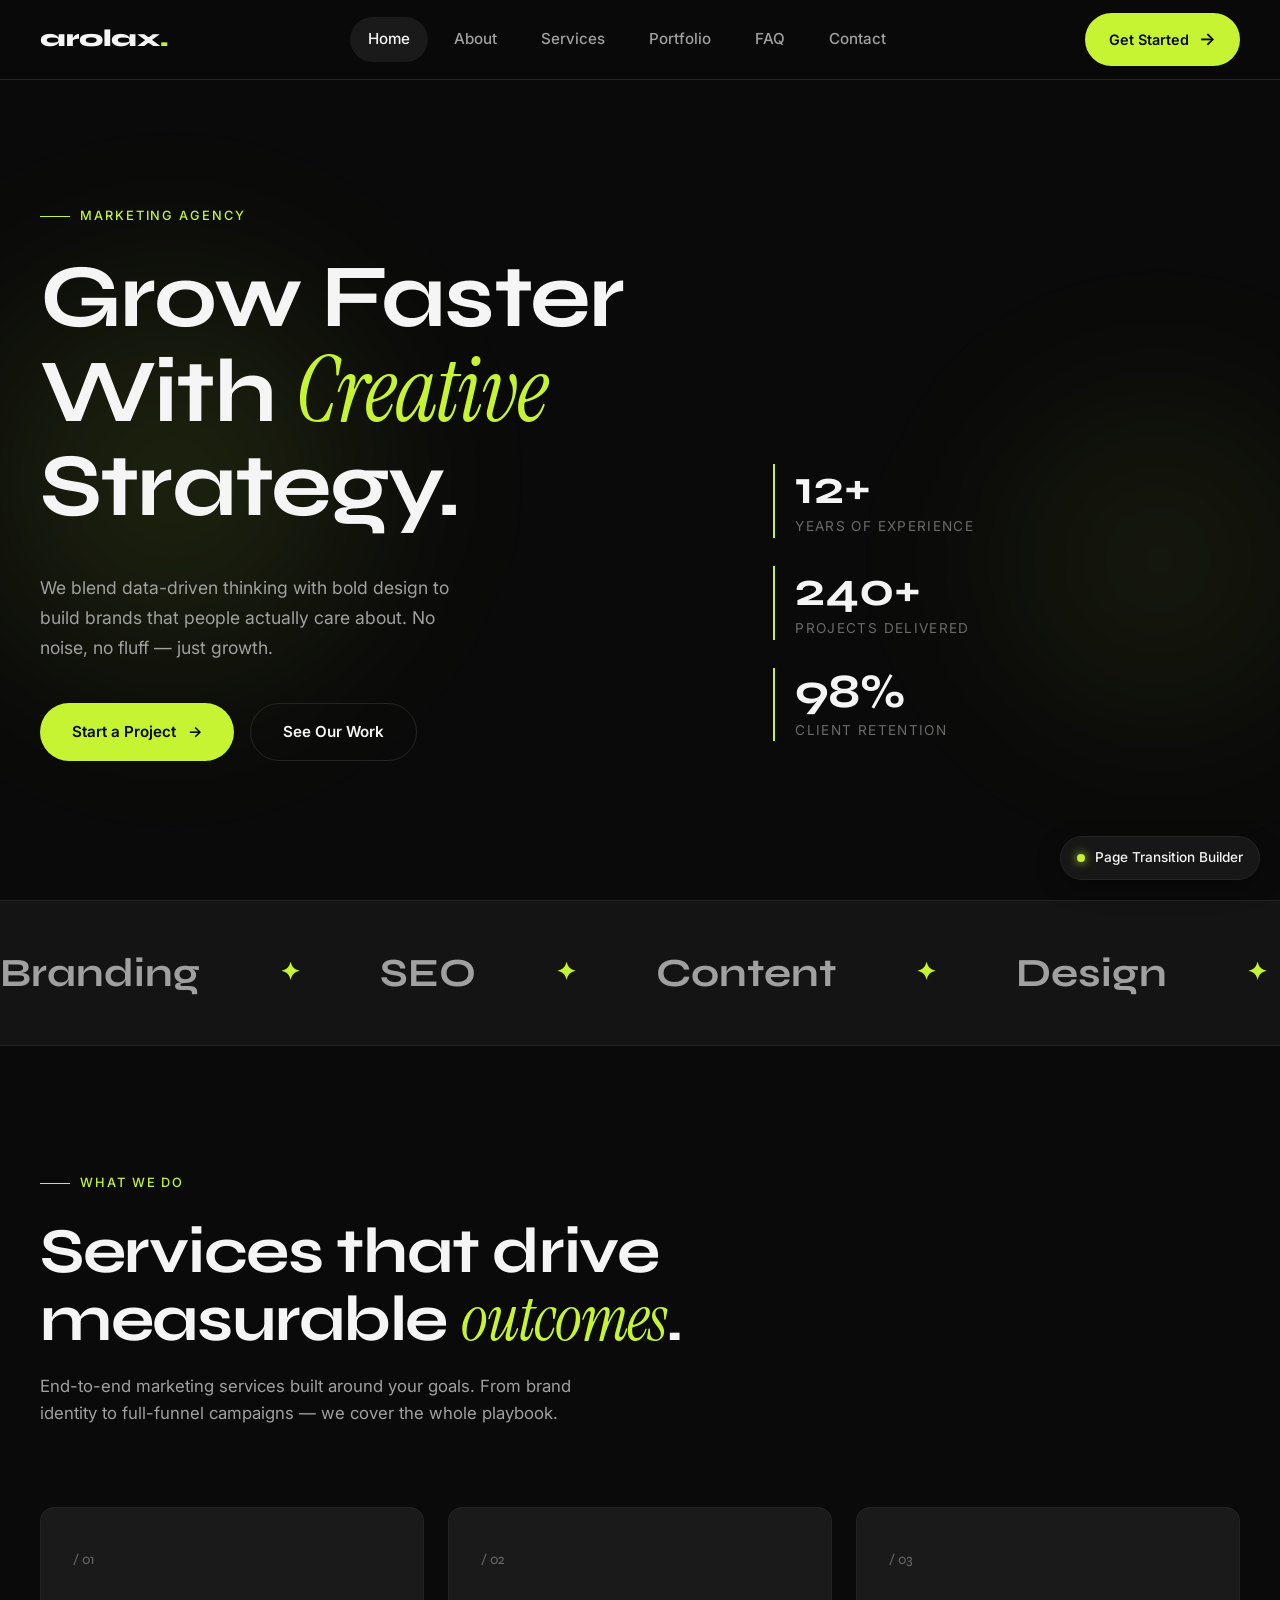
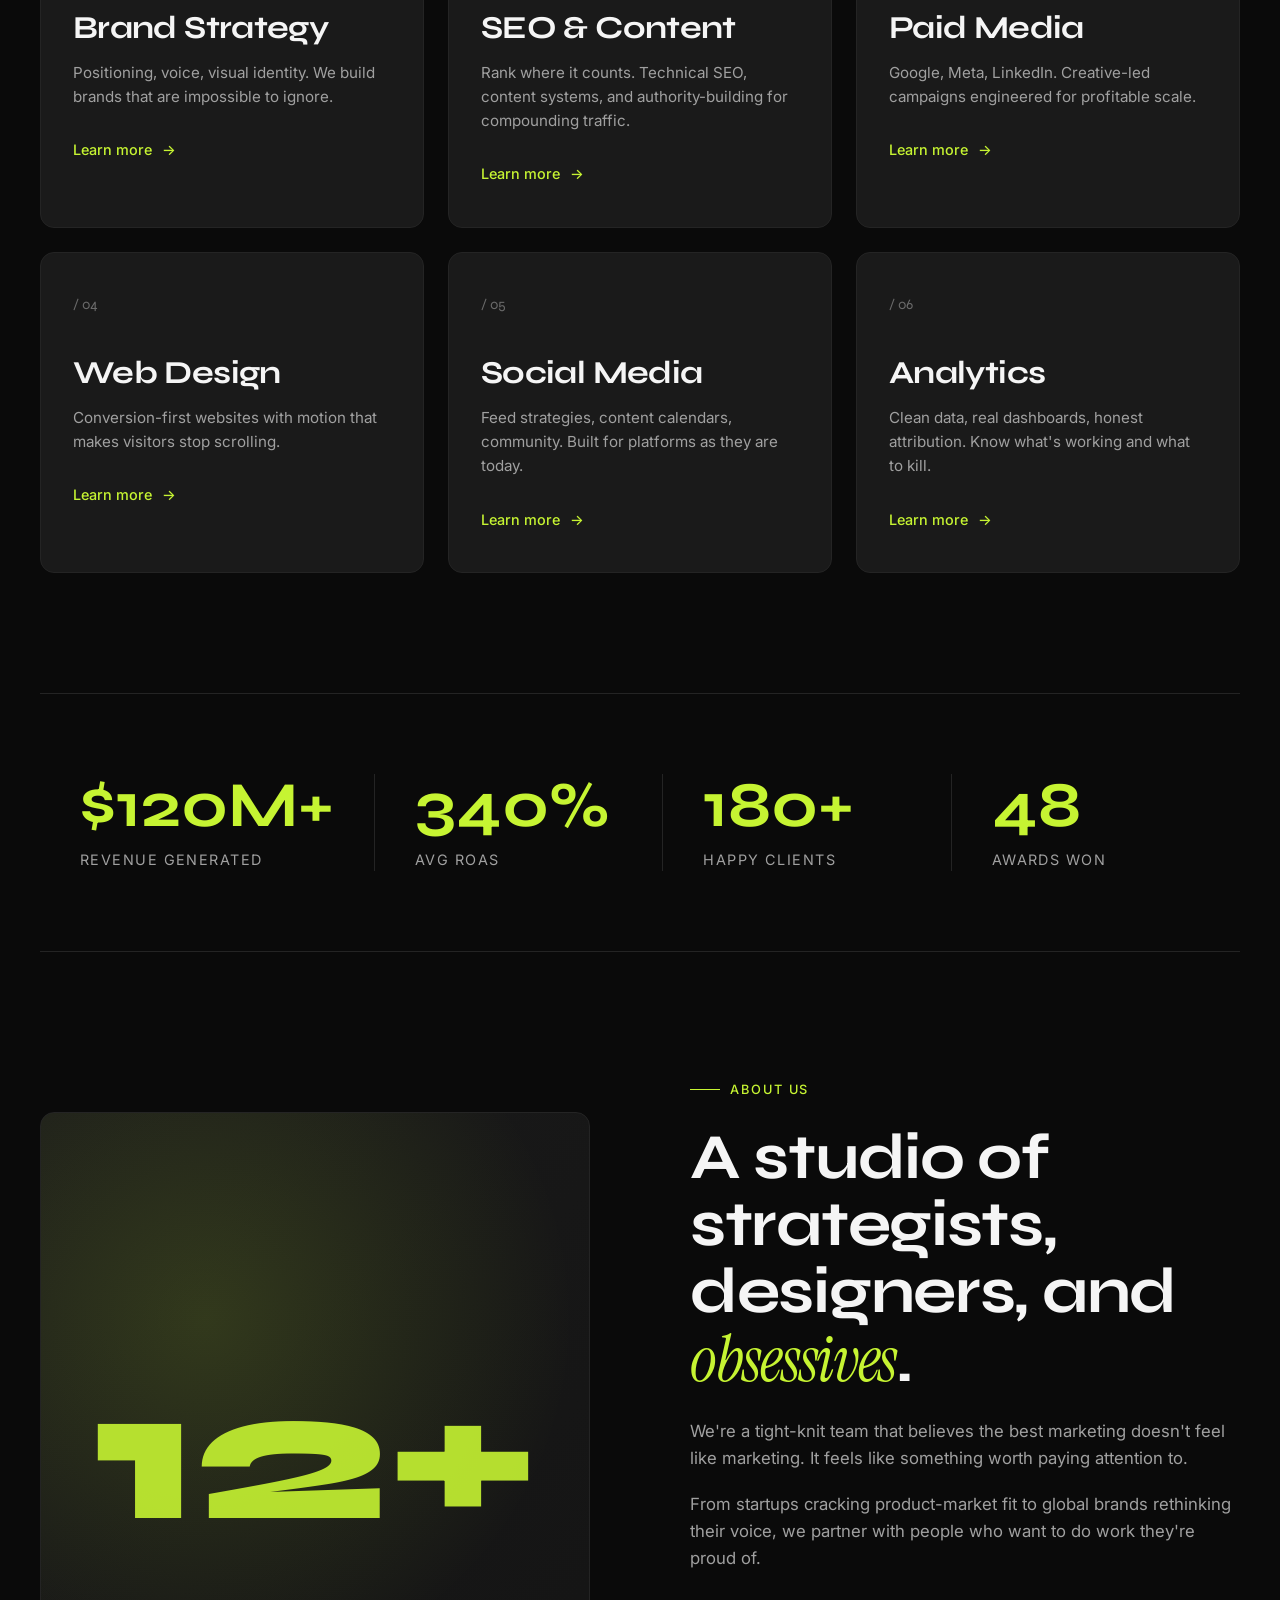
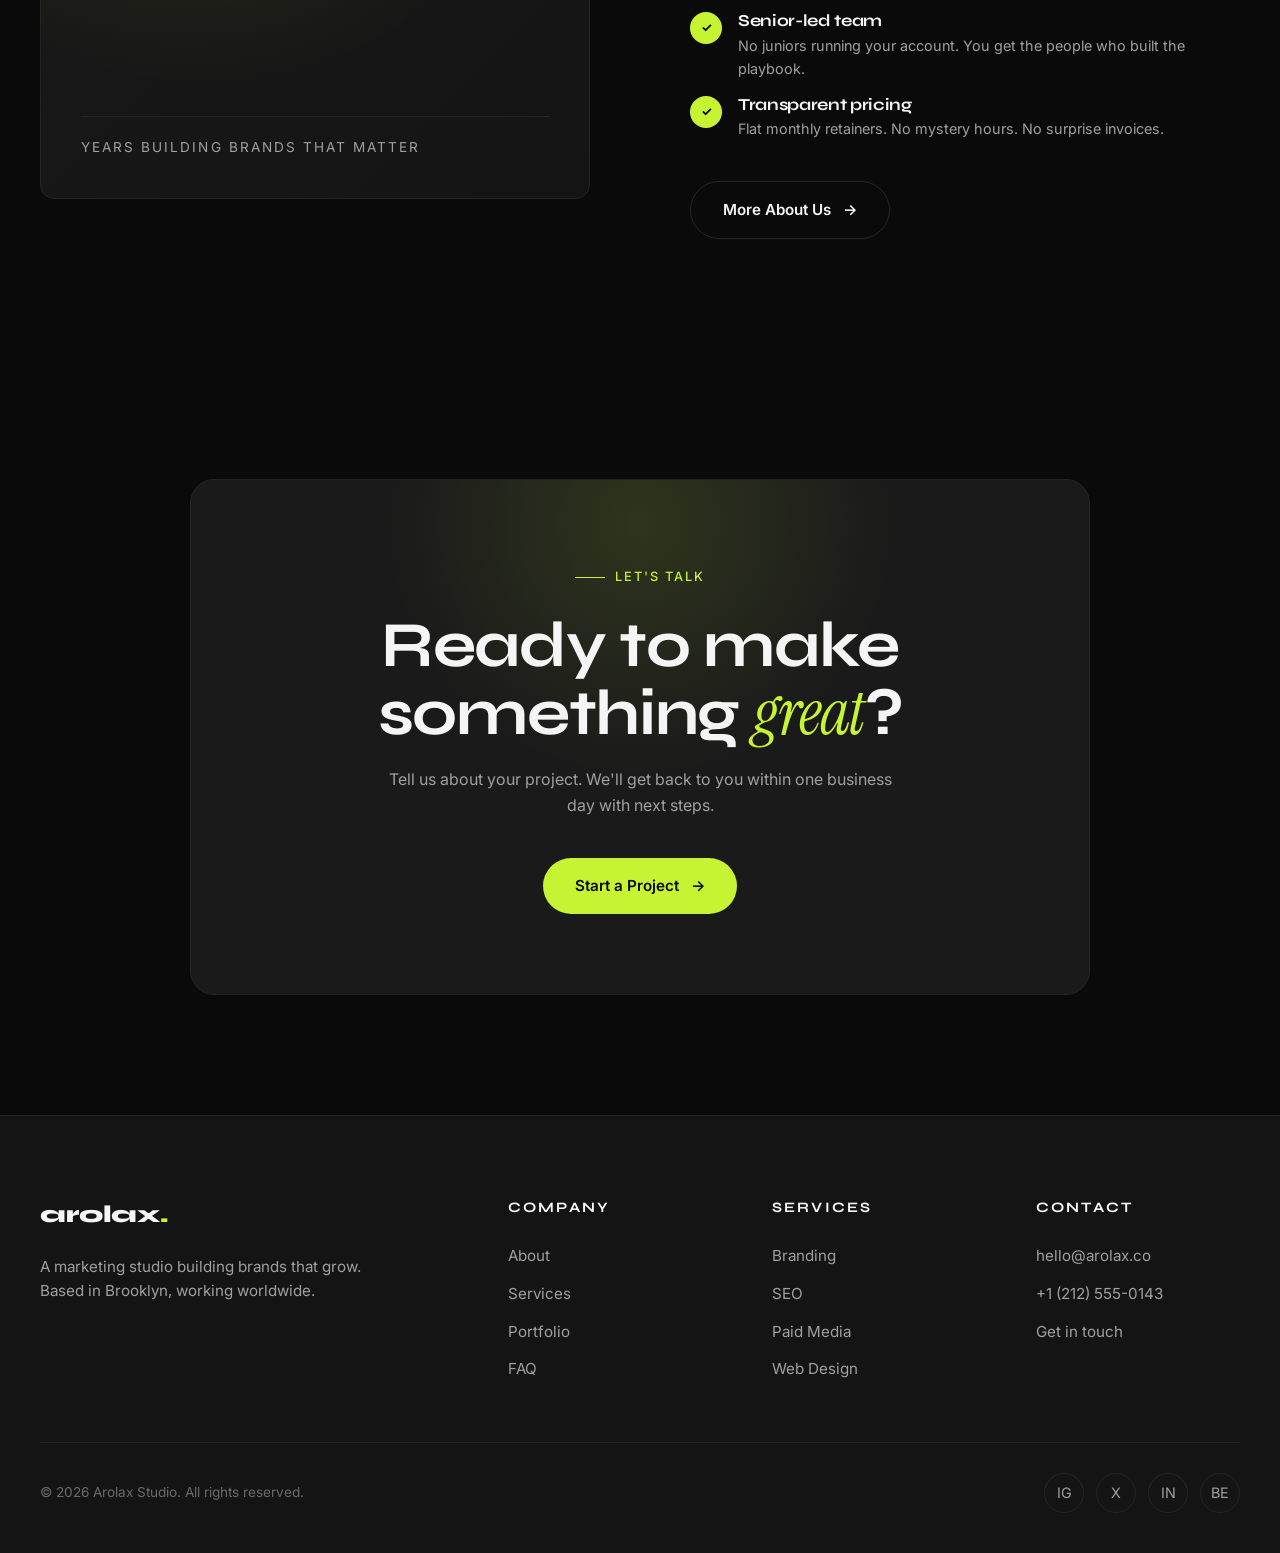
<file: index.html>
<!doctype html>
<html lang="en">
  <head>
    <meta charset="UTF-8" />
    <meta name="viewport" content="width=device-width, initial-scale=1.0" />
    <link rel="icon" type="image/png" href="favicon.png" />
    <title>Arolax — Marketing Agency</title>
    <link rel="preconnect" href="https://fonts.googleapis.com" />
    <link rel="preconnect" href="https://fonts.gstatic.com" crossorigin />
    <link
      href="https://fonts.googleapis.com/css2?family=Inter:wght@400;500;600;700&family=Syne:wght@500;600;700;800&family=Instrument+Serif&display=swap"
      rel="stylesheet"
    />
    <link rel="stylesheet" href="css/style.css" />
  </head>
  <body>
    <!-- Navbar -->
    <nav class="navbar">
      <div class="nav-inner">
        <a href="index.html" class="logo">arolax<span>.</span></a>
        <ul class="nav-links">
          <li><a href="index.html" class="active">Home</a></li>
          <li><a href="about.html">About</a></li>
          <li><a href="services.html">Services</a></li>
          <li><a href="portfolio.html">Portfolio</a></li>
          <li><a href="faq.html">FAQ</a></li>
          <li><a href="contact.html">Contact</a></li>
        </ul>
        <a href="contact.html" class="nav-cta">Get Started</a>
      </div>
    </nav>

    <!-- Hero -->
    <section class="hero">
      <div class="hero-bg"></div>
      <div class="container">
        <div class="hero-inner">
          <div>
            <span class="eyebrow">Marketing Agency</span>
            <h1 class="hero-title">
              Grow Faster With <em>Creative</em> Strategy.
            </h1>
            <p class="hero-subtitle">
              We blend data-driven thinking with bold design to build brands
              that people actually care about. No noise, no fluff — just growth.
            </p>
            <div class="hero-ctas">
              <a href="contact.html" class="btn btn-primary"
                >Start a Project <span class="btn-arrow">→</span></a
              >
              <a href="portfolio.html" class="btn btn-ghost">See Our Work</a>
            </div>
          </div>
          <div class="hero-meta">
            <div class="hero-stat">
              <div class="hero-stat-num">12+</div>
              <div class="hero-stat-label">Years of Experience</div>
            </div>
            <div class="hero-stat">
              <div class="hero-stat-num">240+</div>
              <div class="hero-stat-label">Projects Delivered</div>
            </div>
            <div class="hero-stat">
              <div class="hero-stat-num">98%</div>
              <div class="hero-stat-label">Client Retention</div>
            </div>
          </div>
        </div>
      </div>
    </section>

    <!-- Marquee -->
    <div class="marquee">
      <div class="marquee-track">
        <div class="marquee-item">Branding</div>
        <div class="marquee-item">SEO</div>
        <div class="marquee-item">Content</div>
        <div class="marquee-item">Design</div>
        <div class="marquee-item">Strategy</div>
        <div class="marquee-item">Growth</div>
        <div class="marquee-item">Branding</div>
        <div class="marquee-item">SEO</div>
        <div class="marquee-item">Content</div>
        <div class="marquee-item">Design</div>
        <div class="marquee-item">Strategy</div>
        <div class="marquee-item">Growth</div>
      </div>
    </div>

    <!-- Services -->
    <section>
      <div class="container">
        <div class="section-head">
          <span class="eyebrow">What We Do</span>
          <h2>
            Services that drive measurable
            <em
              style="
                font-family: &quot;Instrument Serif&quot;, serif;
                font-style: italic;
                color: var(--accent);
                font-weight: 400;
              "
              >outcomes</em
            >.
          </h2>
          <p>
            End-to-end marketing services built around your goals. From brand
            identity to full-funnel campaigns — we cover the whole playbook.
          </p>
        </div>
        <div class="services-grid">
          <div class="service-card">
            <span class="num">/ 01</span>
            <h3>Brand Strategy</h3>
            <p>
              Positioning, voice, visual identity. We build brands that are
              impossible to ignore.
            </p>
            <a href="services.html" class="link">Learn more</a>
          </div>
          <div class="service-card">
            <span class="num">/ 02</span>
            <h3>SEO & Content</h3>
            <p>
              Rank where it counts. Technical SEO, content systems, and
              authority-building for compounding traffic.
            </p>
            <a href="services.html" class="link">Learn more</a>
          </div>
          <div class="service-card">
            <span class="num">/ 03</span>
            <h3>Paid Media</h3>
            <p>
              Google, Meta, LinkedIn. Creative-led campaigns engineered for
              profitable scale.
            </p>
            <a href="services.html" class="link">Learn more</a>
          </div>
          <div class="service-card">
            <span class="num">/ 04</span>
            <h3>Web Design</h3>
            <p>
              Conversion-first websites with motion that makes visitors stop
              scrolling.
            </p>
            <a href="services.html" class="link">Learn more</a>
          </div>
          <div class="service-card">
            <span class="num">/ 05</span>
            <h3>Social Media</h3>
            <p>
              Feed strategies, content calendars, community. Built for platforms
              as they are today.
            </p>
            <a href="services.html" class="link">Learn more</a>
          </div>
          <div class="service-card">
            <span class="num">/ 06</span>
            <h3>Analytics</h3>
            <p>
              Clean data, real dashboards, honest attribution. Know what's
              working and what to kill.
            </p>
            <a href="services.html" class="link">Learn more</a>
          </div>
        </div>
      </div>
    </section>

    <!-- Stats band -->
    <div class="container">
      <div class="stats-band">
        <div class="stat">
          <div class="stat-num">$120M+</div>
          <div class="stat-label">Revenue Generated</div>
        </div>
        <div class="stat">
          <div class="stat-num">340%</div>
          <div class="stat-label">Avg ROAS</div>
        </div>
        <div class="stat">
          <div class="stat-num">180+</div>
          <div class="stat-label">Happy Clients</div>
        </div>
        <div class="stat">
          <div class="stat-num">48</div>
          <div class="stat-label">Awards Won</div>
        </div>
      </div>
    </div>

    <!-- About preview -->
    <section>
      <div class="container">
        <div class="about-grid">
          <div class="about-visual">
            <div class="about-visual-num">12+</div>
            <div class="about-visual-label">
              Years Building Brands That Matter
            </div>
          </div>
          <div class="about-text">
            <span class="eyebrow">About Us</span>
            <h2>
              A studio of strategists, designers, and
              <em
                style="
                  font-family: &quot;Instrument Serif&quot;, serif;
                  font-style: italic;
                  color: var(--accent);
                  font-weight: 400;
                "
                >obsessives</em
              >.
            </h2>
            <p style="margin-top: 24px">
              We're a tight-knit team that believes the best marketing doesn't
              feel like marketing. It feels like something worth paying
              attention to.
            </p>
            <p>
              From startups cracking product-market fit to global brands
              rethinking their voice, we partner with people who want to do work
              they're proud of.
            </p>
            <div class="about-features">
              <div class="about-feature">
                <div class="about-feature-icon">✓</div>
                <div>
                  <h4>Senior-led team</h4>
                  <p>
                    No juniors running your account. You get the people who
                    built the playbook.
                  </p>
                </div>
              </div>
              <div class="about-feature">
                <div class="about-feature-icon">✓</div>
                <div>
                  <h4>Transparent pricing</h4>
                  <p>
                    Flat monthly retainers. No mystery hours. No surprise
                    invoices.
                  </p>
                </div>
              </div>
            </div>
            <a href="about.html" class="btn btn-ghost" style="margin-top: 40px"
              >More About Us <span class="btn-arrow">→</span></a
            >
          </div>
        </div>
      </div>
    </section>

    <!-- CTA band -->
    <div class="cta-band">
      <div class="container">
        <div class="cta-inner">
          <span class="eyebrow">Let's Talk</span>
          <h2>
            Ready to make something
            <em
              style="
                font-family: &quot;Instrument Serif&quot;, serif;
                font-style: italic;
                color: var(--accent);
                font-weight: 400;
              "
              >great</em
            >?
          </h2>
          <p>
            Tell us about your project. We'll get back to you within one
            business day with next steps.
          </p>
          <a href="contact.html" class="btn btn-primary"
            >Start a Project <span class="btn-arrow">→</span></a
          >
        </div>
      </div>
    </div>

    <!-- Footer -->
    <footer class="footer">
      <div class="container">
        <div class="footer-top">
          <div class="footer-brand">
            <a href="index.html" class="logo">arolax<span>.</span></a>
            <p>
              A marketing studio building brands that grow. Based in Brooklyn,
              working worldwide.
            </p>
          </div>
          <div class="footer-col">
            <h5>Company</h5>
            <ul>
              <li><a href="about.html">About</a></li>
              <li><a href="services.html">Services</a></li>
              <li><a href="portfolio.html">Portfolio</a></li>
              <li><a href="faq.html">FAQ</a></li>
            </ul>
          </div>
          <div class="footer-col">
            <h5>Services</h5>
            <ul>
              <li><a href="services.html">Branding</a></li>
              <li><a href="services.html">SEO</a></li>
              <li><a href="services.html">Paid Media</a></li>
              <li><a href="services.html">Web Design</a></li>
            </ul>
          </div>
          <div class="footer-col">
            <h5>Contact</h5>
            <ul>
              <li><a href="mailto:hello@arolax.co">hello@arolax.co</a></li>
              <li><a href="tel:+12125550143">+1 (212) 555-0143</a></li>
              <li><a href="contact.html">Get in touch</a></li>
            </ul>
          </div>
        </div>
        <div class="footer-bottom">
          <div>© 2026 Arolax Studio. All rights reserved.</div>
          <div class="socials">
            <a href="#">IG</a>
            <a href="#">X</a>
            <a href="#">IN</a>
            <a href="#">BE</a>
          </div>
        </div>
      </div>
    </footer>

    <script src="https://cdn.jsdelivr.net/npm/gsap@3.12.5/dist/gsap.min.js"></script>
    <script src="js/main.js"></script>
    <script src="js/transitions.js"></script>
  </body>
</html>
</file>
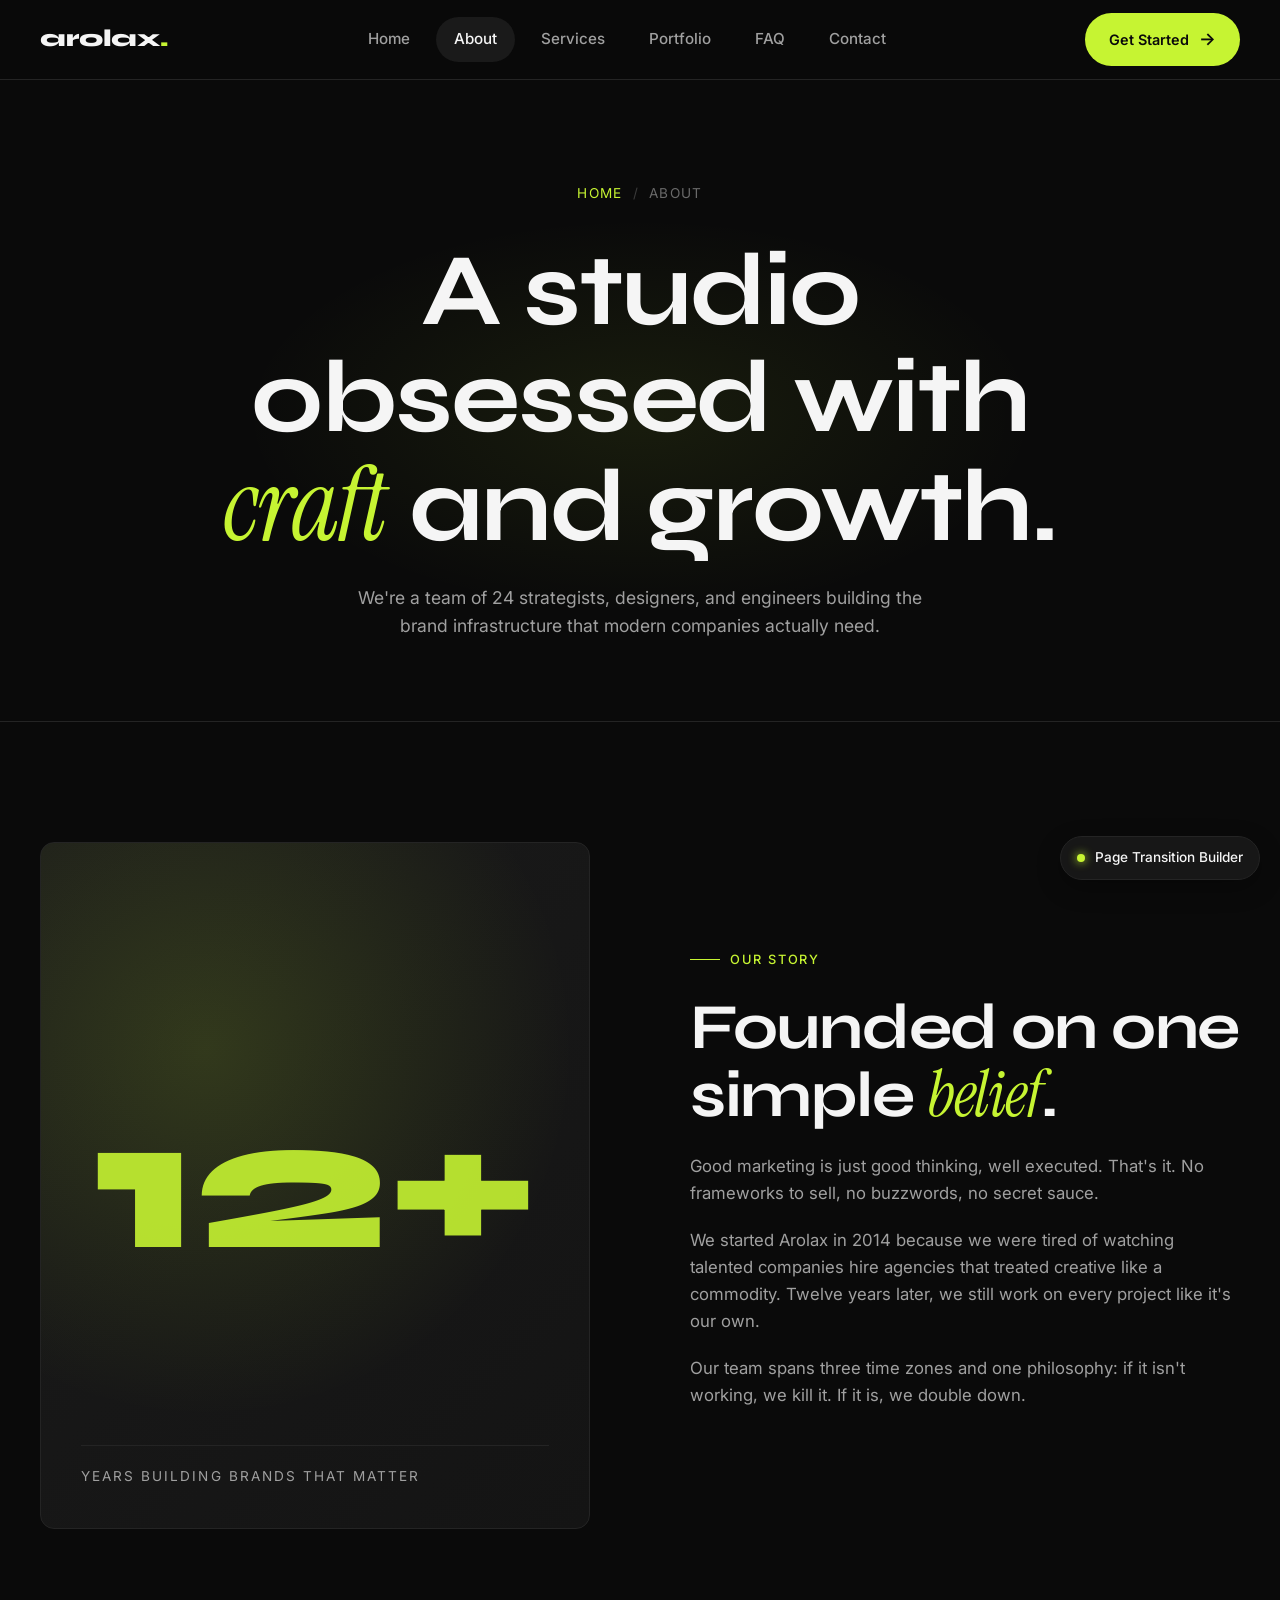
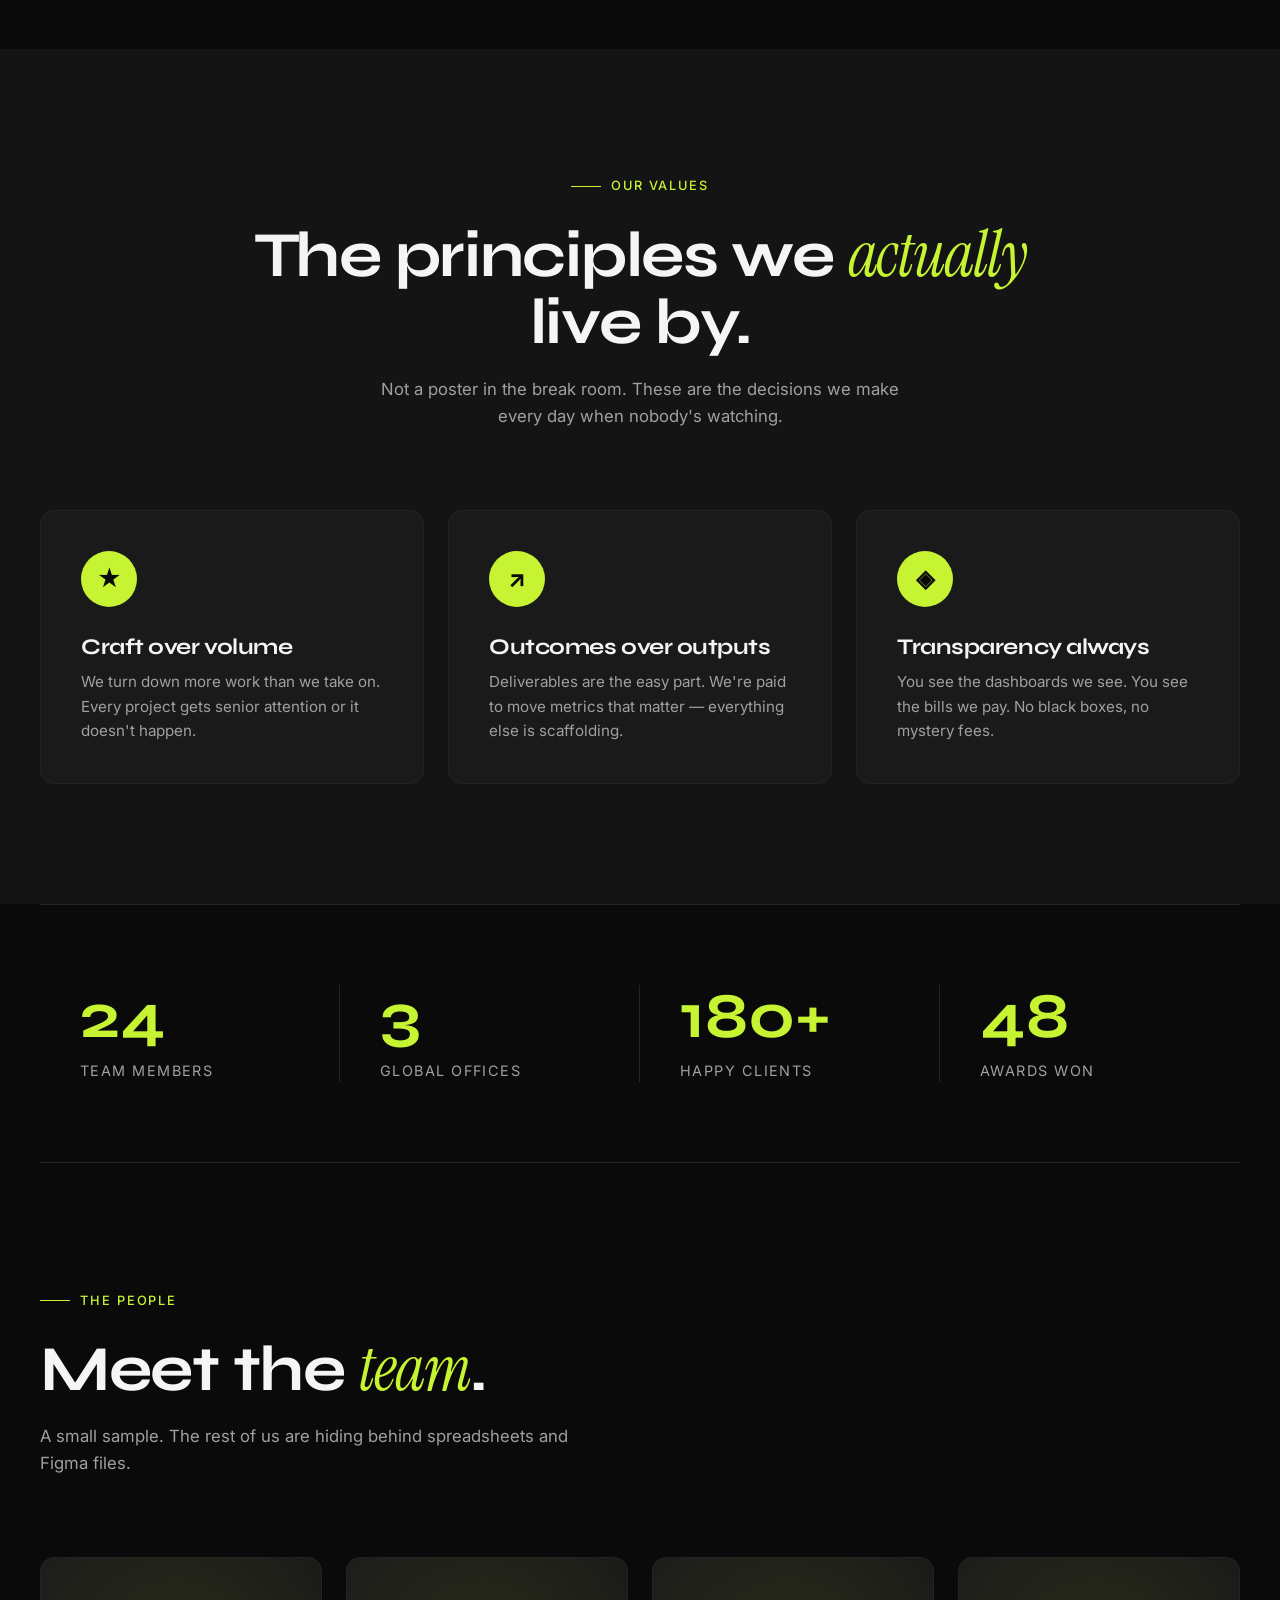
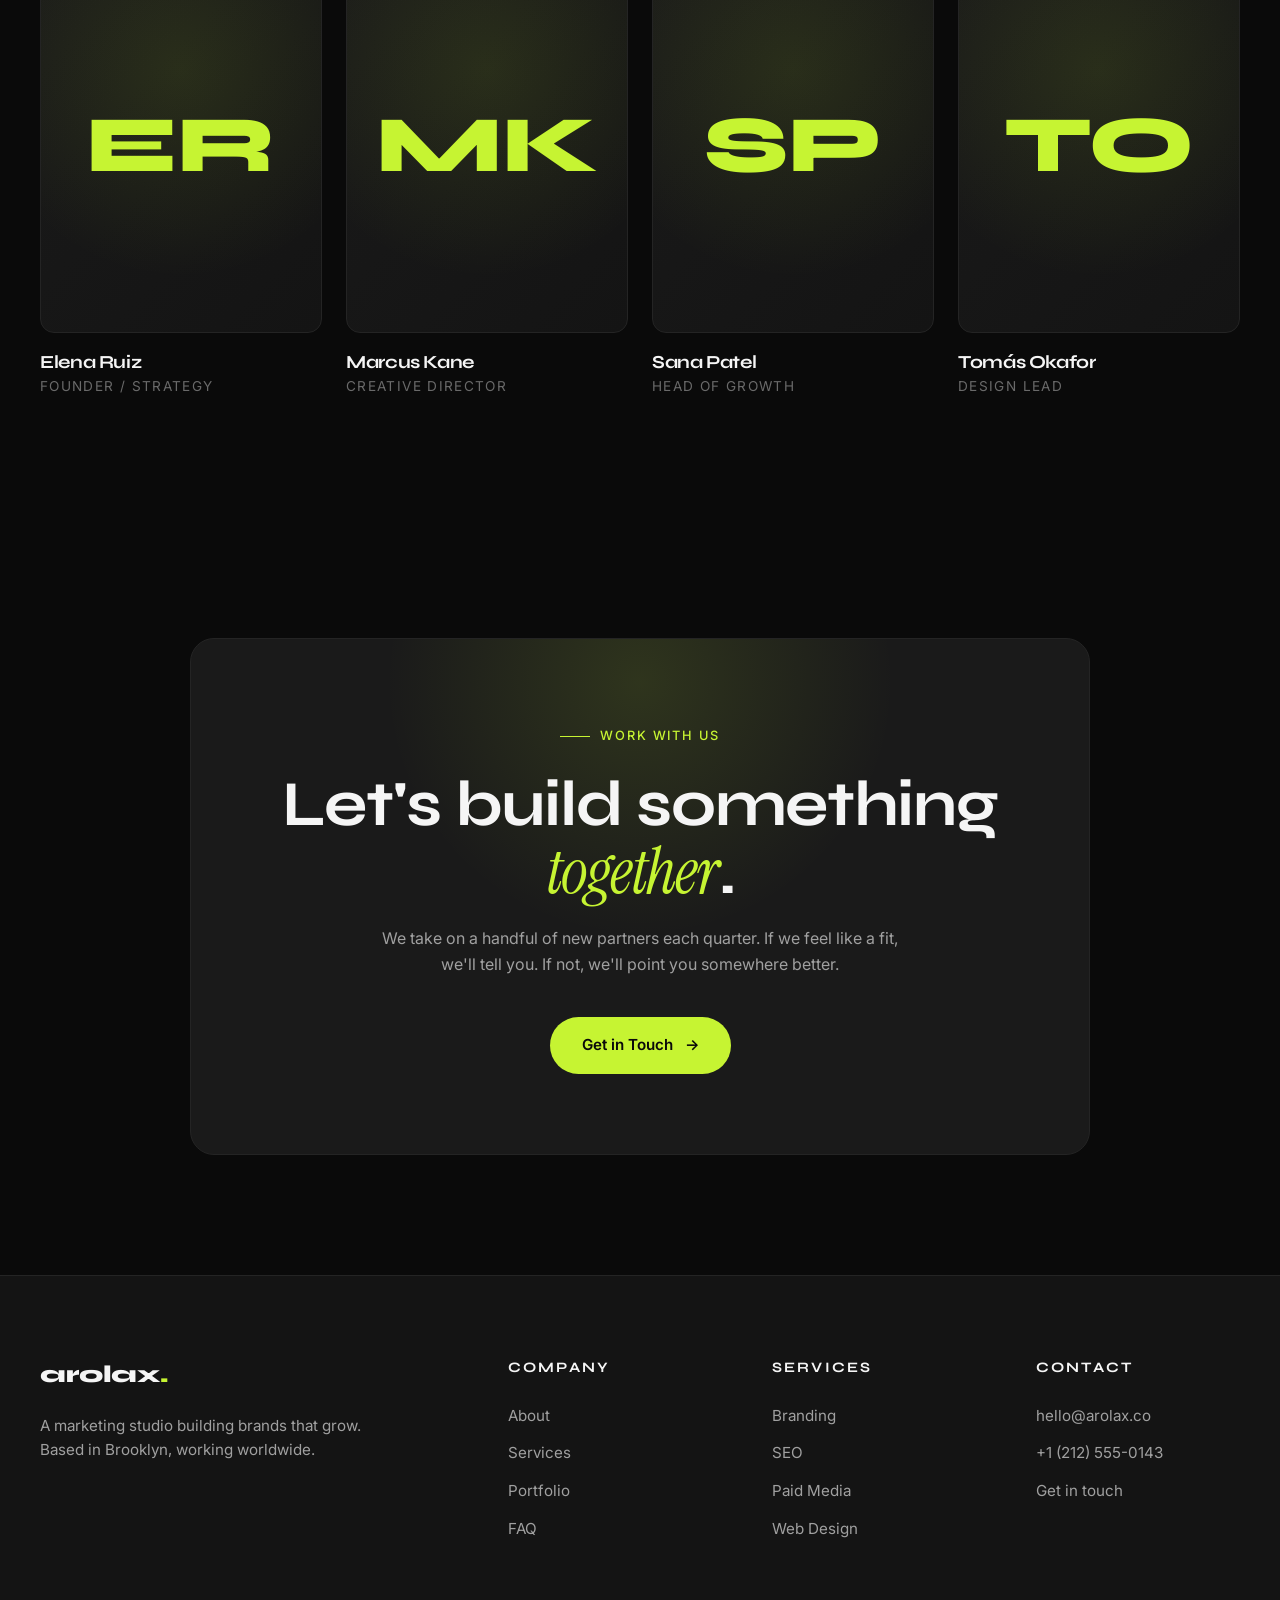
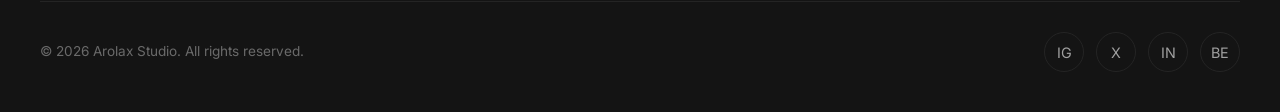
<file: about.html>
<!DOCTYPE html>
<html lang="en">
<head>
    <meta charset="UTF-8">
    <meta name="viewport" content="width=device-width, initial-scale=1.0">
    <link rel="icon" type="image/png" href="favicon.png">
    <title>About — Arolax</title>
    <link rel="preconnect" href="https://fonts.googleapis.com">
    <link rel="preconnect" href="https://fonts.gstatic.com" crossorigin>
    <link href="https://fonts.googleapis.com/css2?family=Inter:wght@400;500;600;700&family=Syne:wght@500;600;700;800&family=Instrument+Serif&display=swap" rel="stylesheet">
    <link rel="stylesheet" href="css/style.css">
</head>
<body>

    <nav class="navbar">
        <div class="nav-inner">
            <a href="index.html" class="logo">arolax<span>.</span></a>
            <ul class="nav-links">
                <li><a href="index.html">Home</a></li>
                <li><a href="about.html" class="active">About</a></li>
                <li><a href="services.html">Services</a></li>
                <li><a href="portfolio.html">Portfolio</a></li>
                <li><a href="faq.html">FAQ</a></li>
                <li><a href="contact.html">Contact</a></li>
            </ul>
            <a href="contact.html" class="nav-cta">Get Started</a>
        </div>
    </nav>

    <!-- Page hero -->
    <section class="page-hero">
        <div class="container">
            <div class="page-hero-inner">
                <div class="breadcrumb"><a href="index.html">Home</a><span class="sep">/</span><span>About</span></div>
                <h1>A studio obsessed with <em>craft</em> and growth.</h1>
                <p>We're a team of 24 strategists, designers, and engineers building the brand infrastructure that modern companies actually need.</p>
            </div>
        </div>
    </section>

    <!-- About grid -->
    <section>
        <div class="container">
            <div class="about-grid">
                <div class="about-visual">
                    <div class="about-visual-num">12+</div>
                    <div class="about-visual-label">Years Building Brands That Matter</div>
                </div>
                <div class="about-text">
                    <span class="eyebrow">Our Story</span>
                    <h2>Founded on one simple <em style="font-family:'Instrument Serif',serif;font-style:italic;color:var(--accent);font-weight:400;">belief</em>.</h2>
                    <p style="margin-top:24px;">Good marketing is just good thinking, well executed. That's it. No frameworks to sell, no buzzwords, no secret sauce.</p>
                    <p>We started Arolax in 2014 because we were tired of watching talented companies hire agencies that treated creative like a commodity. Twelve years later, we still work on every project like it's our own.</p>
                    <p>Our team spans three time zones and one philosophy: if it isn't working, we kill it. If it is, we double down.</p>
                </div>
            </div>
        </div>
    </section>

    <!-- Values -->
    <section style="background:var(--bg-alt);">
        <div class="container">
            <div class="section-head center">
                <span class="eyebrow">Our Values</span>
                <h2>The principles we <em style="font-family:'Instrument Serif',serif;font-style:italic;color:var(--accent);font-weight:400;">actually</em> live by.</h2>
                <p>Not a poster in the break room. These are the decisions we make every day when nobody's watching.</p>
            </div>
            <div class="values-grid">
                <div class="value-card">
                    <div class="value-icon">★</div>
                    <h3>Craft over volume</h3>
                    <p>We turn down more work than we take on. Every project gets senior attention or it doesn't happen.</p>
                </div>
                <div class="value-card">
                    <div class="value-icon">↗</div>
                    <h3>Outcomes over outputs</h3>
                    <p>Deliverables are the easy part. We're paid to move metrics that matter — everything else is scaffolding.</p>
                </div>
                <div class="value-card">
                    <div class="value-icon">◈</div>
                    <h3>Transparency always</h3>
                    <p>You see the dashboards we see. You see the bills we pay. No black boxes, no mystery fees.</p>
                </div>
            </div>
        </div>
    </section>

    <!-- Stats band -->
    <div class="container">
        <div class="stats-band">
            <div class="stat"><div class="stat-num">24</div><div class="stat-label">Team Members</div></div>
            <div class="stat"><div class="stat-num">3</div><div class="stat-label">Global Offices</div></div>
            <div class="stat"><div class="stat-num">180+</div><div class="stat-label">Happy Clients</div></div>
            <div class="stat"><div class="stat-num">48</div><div class="stat-label">Awards Won</div></div>
        </div>
    </div>

    <!-- Team -->
    <section>
        <div class="container">
            <div class="section-head">
                <span class="eyebrow">The People</span>
                <h2>Meet the <em style="font-family:'Instrument Serif',serif;font-style:italic;color:var(--accent);font-weight:400;">team</em>.</h2>
                <p>A small sample. The rest of us are hiding behind spreadsheets and Figma files.</p>
            </div>
            <div class="team-grid">
                <div class="team-card">
                    <div class="team-photo"><div class="team-photo-initial">ER</div></div>
                    <h4>Elena Ruiz</h4>
                    <div class="team-role">Founder / Strategy</div>
                </div>
                <div class="team-card">
                    <div class="team-photo"><div class="team-photo-initial">MK</div></div>
                    <h4>Marcus Kane</h4>
                    <div class="team-role">Creative Director</div>
                </div>
                <div class="team-card">
                    <div class="team-photo"><div class="team-photo-initial">SP</div></div>
                    <h4>Sana Patel</h4>
                    <div class="team-role">Head of Growth</div>
                </div>
                <div class="team-card">
                    <div class="team-photo"><div class="team-photo-initial">TO</div></div>
                    <h4>Tomás Okafor</h4>
                    <div class="team-role">Design Lead</div>
                </div>
            </div>
        </div>
    </section>

    <!-- CTA -->
    <div class="cta-band">
        <div class="container">
            <div class="cta-inner">
                <span class="eyebrow">Work With Us</span>
                <h2>Let's build something <em style="font-family:'Instrument Serif',serif;font-style:italic;color:var(--accent);font-weight:400;">together</em>.</h2>
                <p>We take on a handful of new partners each quarter. If we feel like a fit, we'll tell you. If not, we'll point you somewhere better.</p>
                <a href="contact.html" class="btn btn-primary">Get in Touch <span class="btn-arrow">→</span></a>
            </div>
        </div>
    </div>

    <footer class="footer">
        <div class="container">
            <div class="footer-top">
                <div class="footer-brand">
                    <a href="index.html" class="logo">arolax<span>.</span></a>
                    <p>A marketing studio building brands that grow. Based in Brooklyn, working worldwide.</p>
                </div>
                <div class="footer-col">
                    <h5>Company</h5>
                    <ul>
                        <li><a href="about.html">About</a></li>
                        <li><a href="services.html">Services</a></li>
                        <li><a href="portfolio.html">Portfolio</a></li>
                        <li><a href="faq.html">FAQ</a></li>
                    </ul>
                </div>
                <div class="footer-col">
                    <h5>Services</h5>
                    <ul>
                        <li><a href="services.html">Branding</a></li>
                        <li><a href="services.html">SEO</a></li>
                        <li><a href="services.html">Paid Media</a></li>
                        <li><a href="services.html">Web Design</a></li>
                    </ul>
                </div>
                <div class="footer-col">
                    <h5>Contact</h5>
                    <ul>
                        <li><a href="mailto:hello@arolax.co">hello@arolax.co</a></li>
                        <li><a href="tel:+12125550143">+1 (212) 555-0143</a></li>
                        <li><a href="contact.html">Get in touch</a></li>
                    </ul>
                </div>
            </div>
            <div class="footer-bottom">
                <div>© 2026 Arolax Studio. All rights reserved.</div>
                <div class="socials">
                    <a href="#">IG</a>
                    <a href="#">X</a>
                    <a href="#">IN</a>
                    <a href="#">BE</a>
                </div>
            </div>
        </div>
    </footer>

    <script src="https://cdn.jsdelivr.net/npm/gsap@3.12.5/dist/gsap.min.js"></script>
    <script src="js/main.js"></script>
    <script src="js/transitions.js"></script>
</body>
</html>
</file>
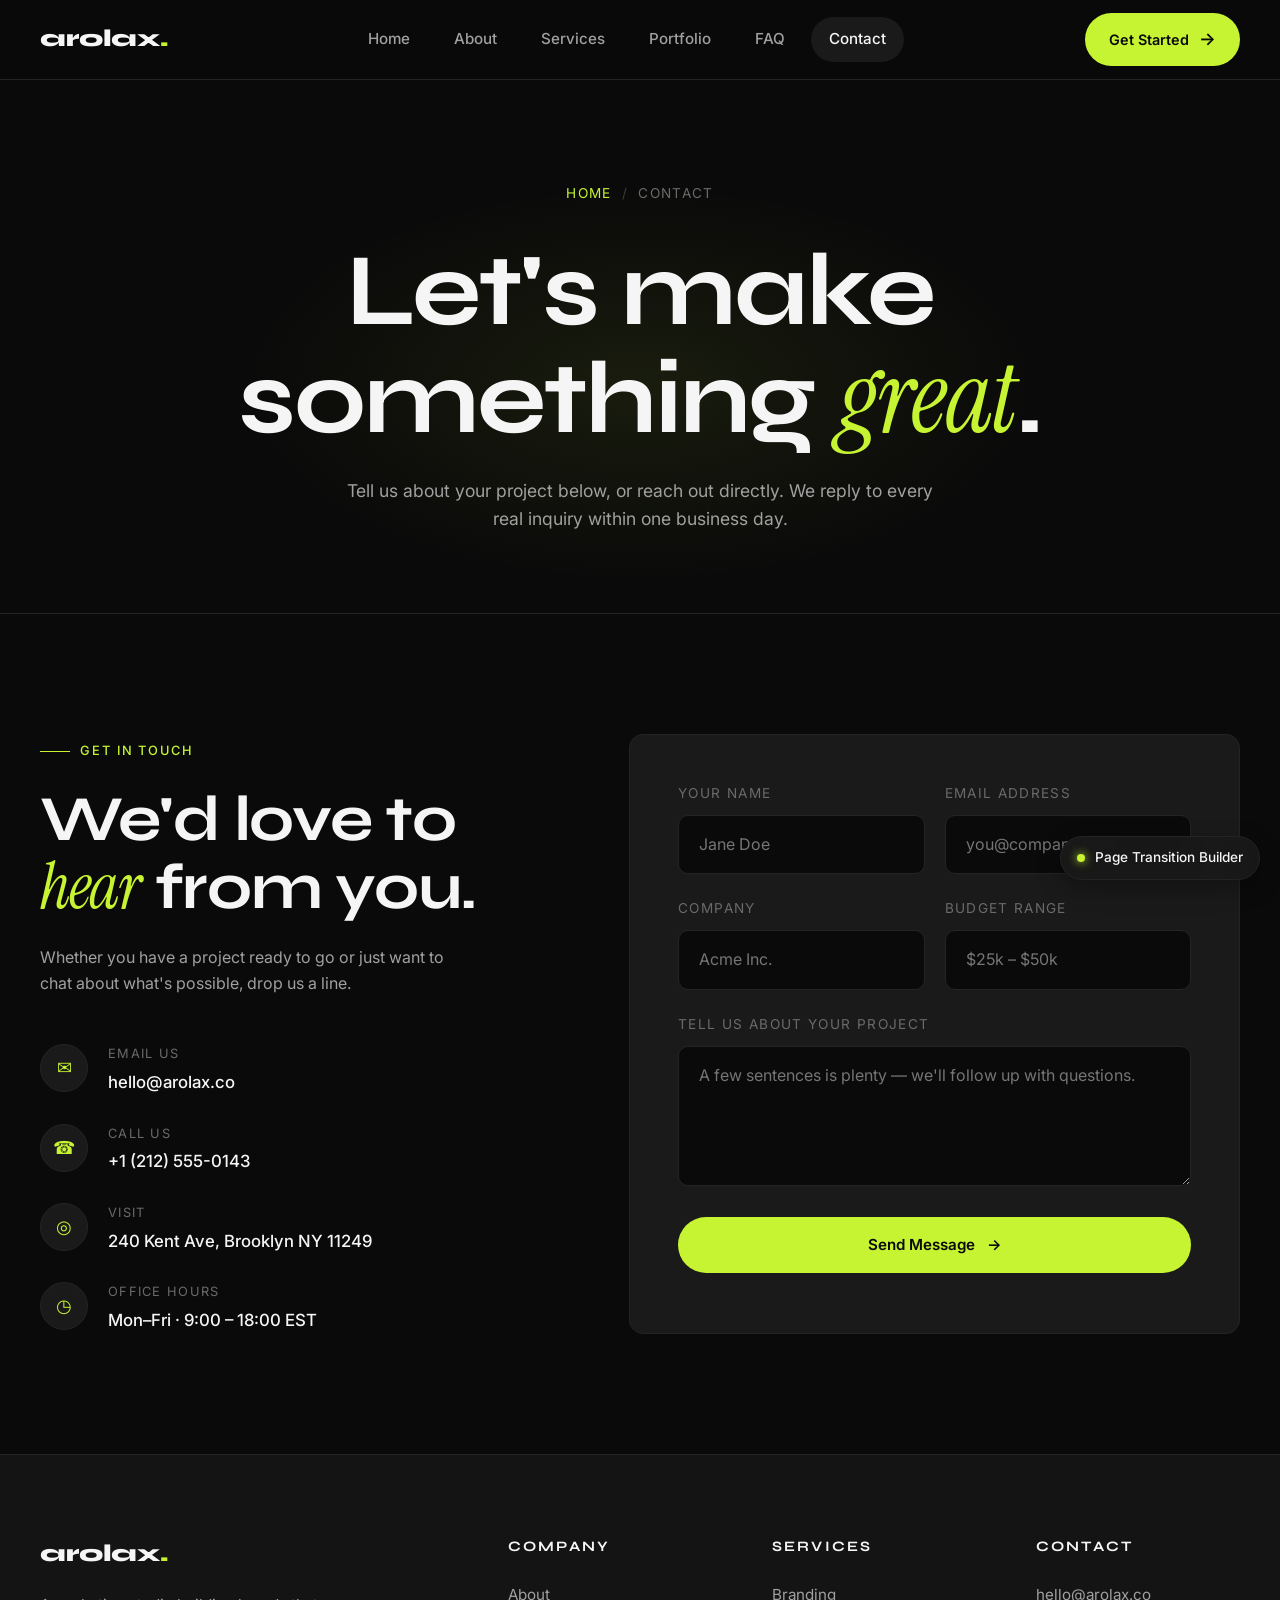
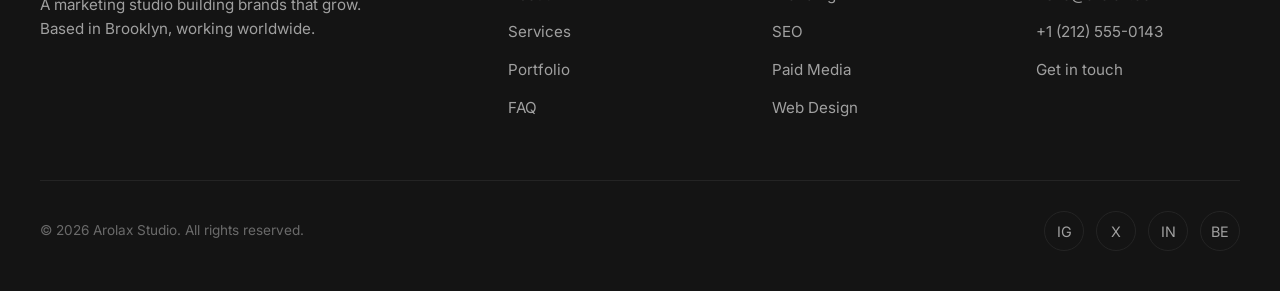
<file: contact.html>
<!DOCTYPE html>
<html lang="en">
<head>
    <meta charset="UTF-8">
    <meta name="viewport" content="width=device-width, initial-scale=1.0">
    <link rel="icon" type="image/png" href="favicon.png">
    <title>Contact — Arolax</title>
    <link rel="preconnect" href="https://fonts.googleapis.com">
    <link rel="preconnect" href="https://fonts.gstatic.com" crossorigin>
    <link href="https://fonts.googleapis.com/css2?family=Inter:wght@400;500;600;700&family=Syne:wght@500;600;700;800&family=Instrument+Serif&display=swap" rel="stylesheet">
    <link rel="stylesheet" href="css/style.css">
</head>
<body>

    <nav class="navbar">
        <div class="nav-inner">
            <a href="index.html" class="logo">arolax<span>.</span></a>
            <ul class="nav-links">
                <li><a href="index.html">Home</a></li>
                <li><a href="about.html">About</a></li>
                <li><a href="services.html">Services</a></li>
                <li><a href="portfolio.html">Portfolio</a></li>
                <li><a href="faq.html">FAQ</a></li>
                <li><a href="contact.html" class="active">Contact</a></li>
            </ul>
            <a href="contact.html" class="nav-cta">Get Started</a>
        </div>
    </nav>

    <section class="page-hero">
        <div class="container">
            <div class="page-hero-inner">
                <div class="breadcrumb"><a href="index.html">Home</a><span class="sep">/</span><span>Contact</span></div>
                <h1>Let's make something <em>great</em>.</h1>
                <p>Tell us about your project below, or reach out directly. We reply to every real inquiry within one business day.</p>
            </div>
        </div>
    </section>

    <!-- Contact -->
    <section>
        <div class="container">
            <div class="contact-grid">
                <div class="contact-info">
                    <span class="eyebrow">Get in Touch</span>
                    <h2>We'd love to <em style="font-family:'Instrument Serif',serif;font-style:italic;color:var(--accent);font-weight:400;">hear</em> from you.</h2>
                    <p>Whether you have a project ready to go or just want to chat about what's possible, drop us a line.</p>
                    <ul class="contact-list">
                        <li>
                            <div class="icon">✉</div>
                            <div>
                                <span class="label">Email us</span>
                                <span class="value">hello@arolax.co</span>
                            </div>
                        </li>
                        <li>
                            <div class="icon">☎</div>
                            <div>
                                <span class="label">Call us</span>
                                <span class="value">+1 (212) 555-0143</span>
                            </div>
                        </li>
                        <li>
                            <div class="icon">◎</div>
                            <div>
                                <span class="label">Visit</span>
                                <span class="value">240 Kent Ave, Brooklyn NY 11249</span>
                            </div>
                        </li>
                        <li>
                            <div class="icon">◷</div>
                            <div>
                                <span class="label">Office hours</span>
                                <span class="value">Mon–Fri · 9:00 – 18:00 EST</span>
                            </div>
                        </li>
                    </ul>
                </div>
                <form class="contact-form" onsubmit="event.preventDefault(); alert('Thanks — this is a demo form.');">
                    <div class="field-row">
                        <div class="field">
                            <label for="name">Your name</label>
                            <input type="text" id="name" placeholder="Jane Doe" required>
                        </div>
                        <div class="field">
                            <label for="email">Email address</label>
                            <input type="email" id="email" placeholder="you@company.com" required>
                        </div>
                    </div>
                    <div class="field-row">
                        <div class="field">
                            <label for="company">Company</label>
                            <input type="text" id="company" placeholder="Acme Inc.">
                        </div>
                        <div class="field">
                            <label for="budget">Budget range</label>
                            <input type="text" id="budget" placeholder="$25k – $50k">
                        </div>
                    </div>
                    <div class="field">
                        <label for="message">Tell us about your project</label>
                        <textarea id="message" placeholder="A few sentences is plenty — we'll follow up with questions." required></textarea>
                    </div>
                    <button type="submit" class="btn btn-primary" style="width:100%; justify-content:center;">Send Message <span class="btn-arrow">→</span></button>
                </form>
            </div>
        </div>
    </section>

    <footer class="footer">
        <div class="container">
            <div class="footer-top">
                <div class="footer-brand">
                    <a href="index.html" class="logo">arolax<span>.</span></a>
                    <p>A marketing studio building brands that grow. Based in Brooklyn, working worldwide.</p>
                </div>
                <div class="footer-col">
                    <h5>Company</h5>
                    <ul>
                        <li><a href="about.html">About</a></li>
                        <li><a href="services.html">Services</a></li>
                        <li><a href="portfolio.html">Portfolio</a></li>
                        <li><a href="faq.html">FAQ</a></li>
                    </ul>
                </div>
                <div class="footer-col">
                    <h5>Services</h5>
                    <ul>
                        <li><a href="services.html">Branding</a></li>
                        <li><a href="services.html">SEO</a></li>
                        <li><a href="services.html">Paid Media</a></li>
                        <li><a href="services.html">Web Design</a></li>
                    </ul>
                </div>
                <div class="footer-col">
                    <h5>Contact</h5>
                    <ul>
                        <li><a href="mailto:hello@arolax.co">hello@arolax.co</a></li>
                        <li><a href="tel:+12125550143">+1 (212) 555-0143</a></li>
                        <li><a href="contact.html">Get in touch</a></li>
                    </ul>
                </div>
            </div>
            <div class="footer-bottom">
                <div>© 2026 Arolax Studio. All rights reserved.</div>
                <div class="socials">
                    <a href="#">IG</a>
                    <a href="#">X</a>
                    <a href="#">IN</a>
                    <a href="#">BE</a>
                </div>
            </div>
        </div>
    </footer>

    <script src="https://cdn.jsdelivr.net/npm/gsap@3.12.5/dist/gsap.min.js"></script>
    <script src="js/main.js"></script>
    <script src="js/transitions.js"></script>
</body>
</html>
</file>
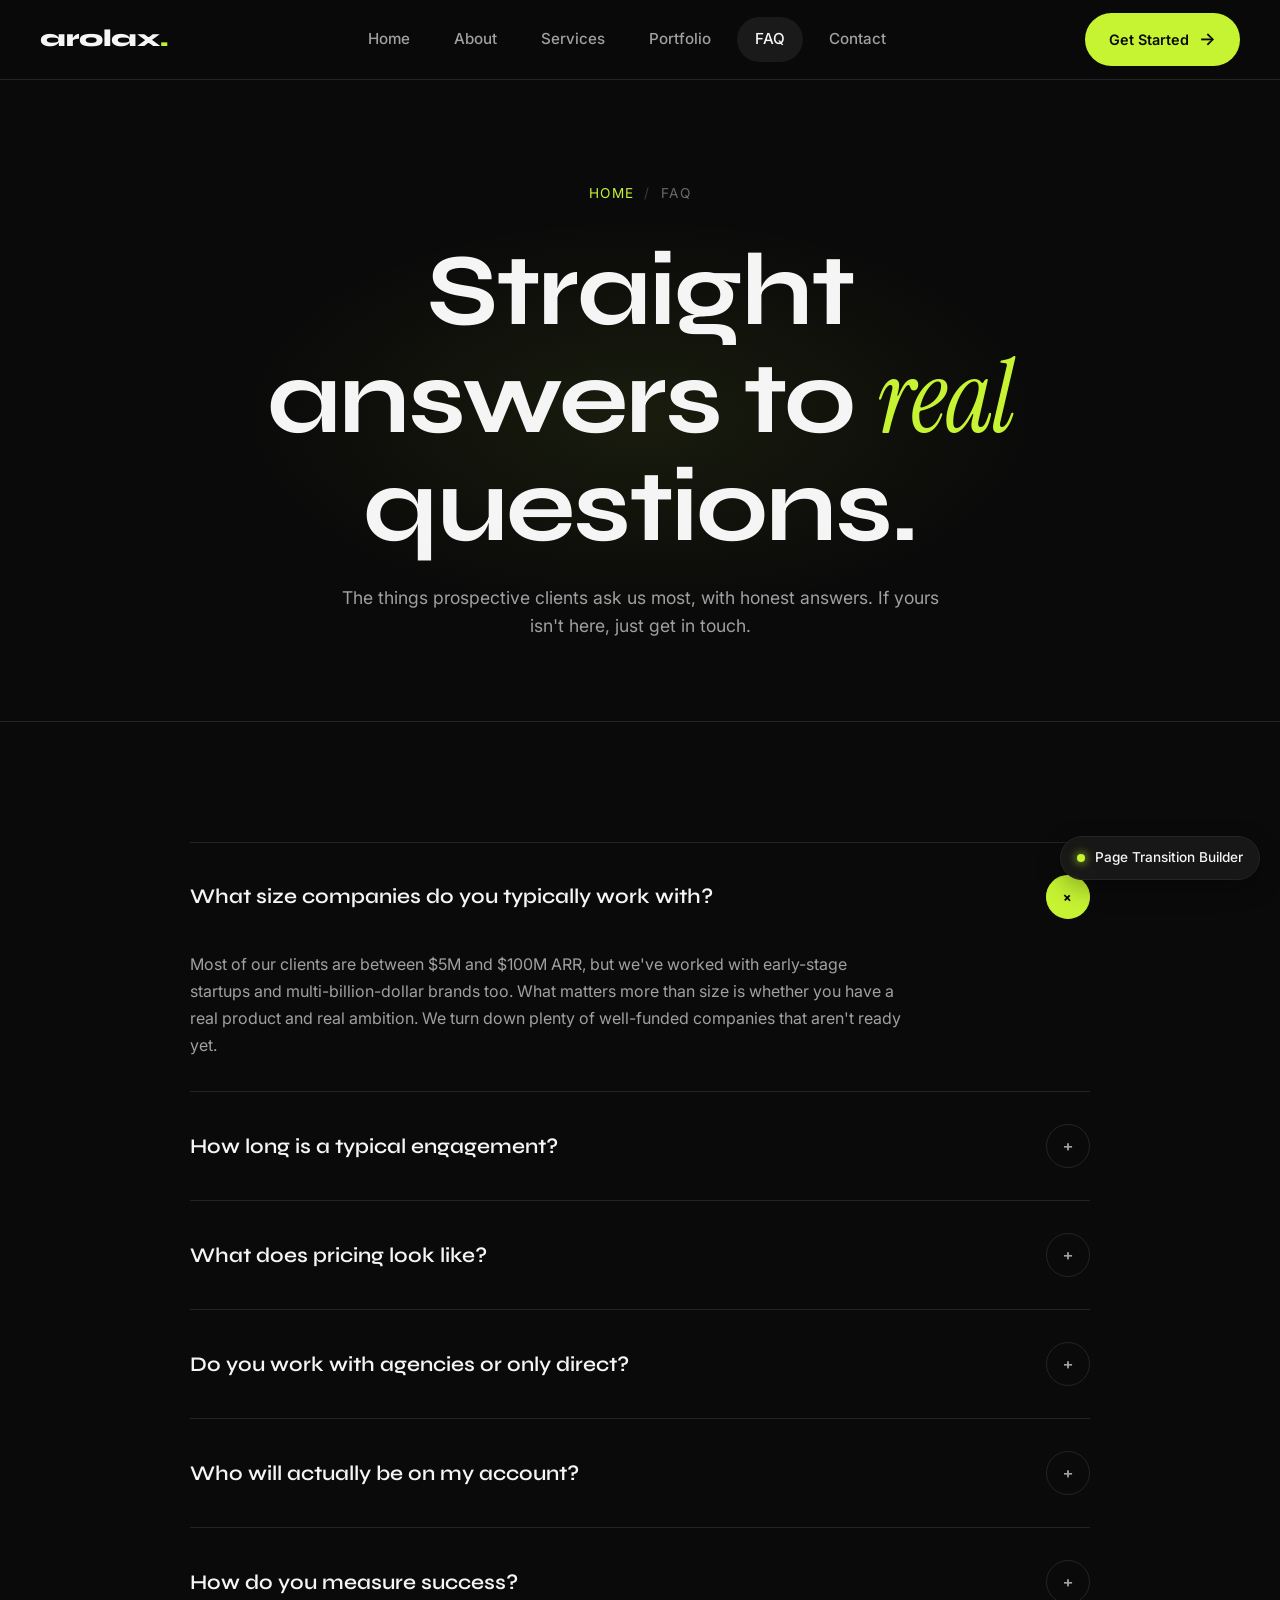
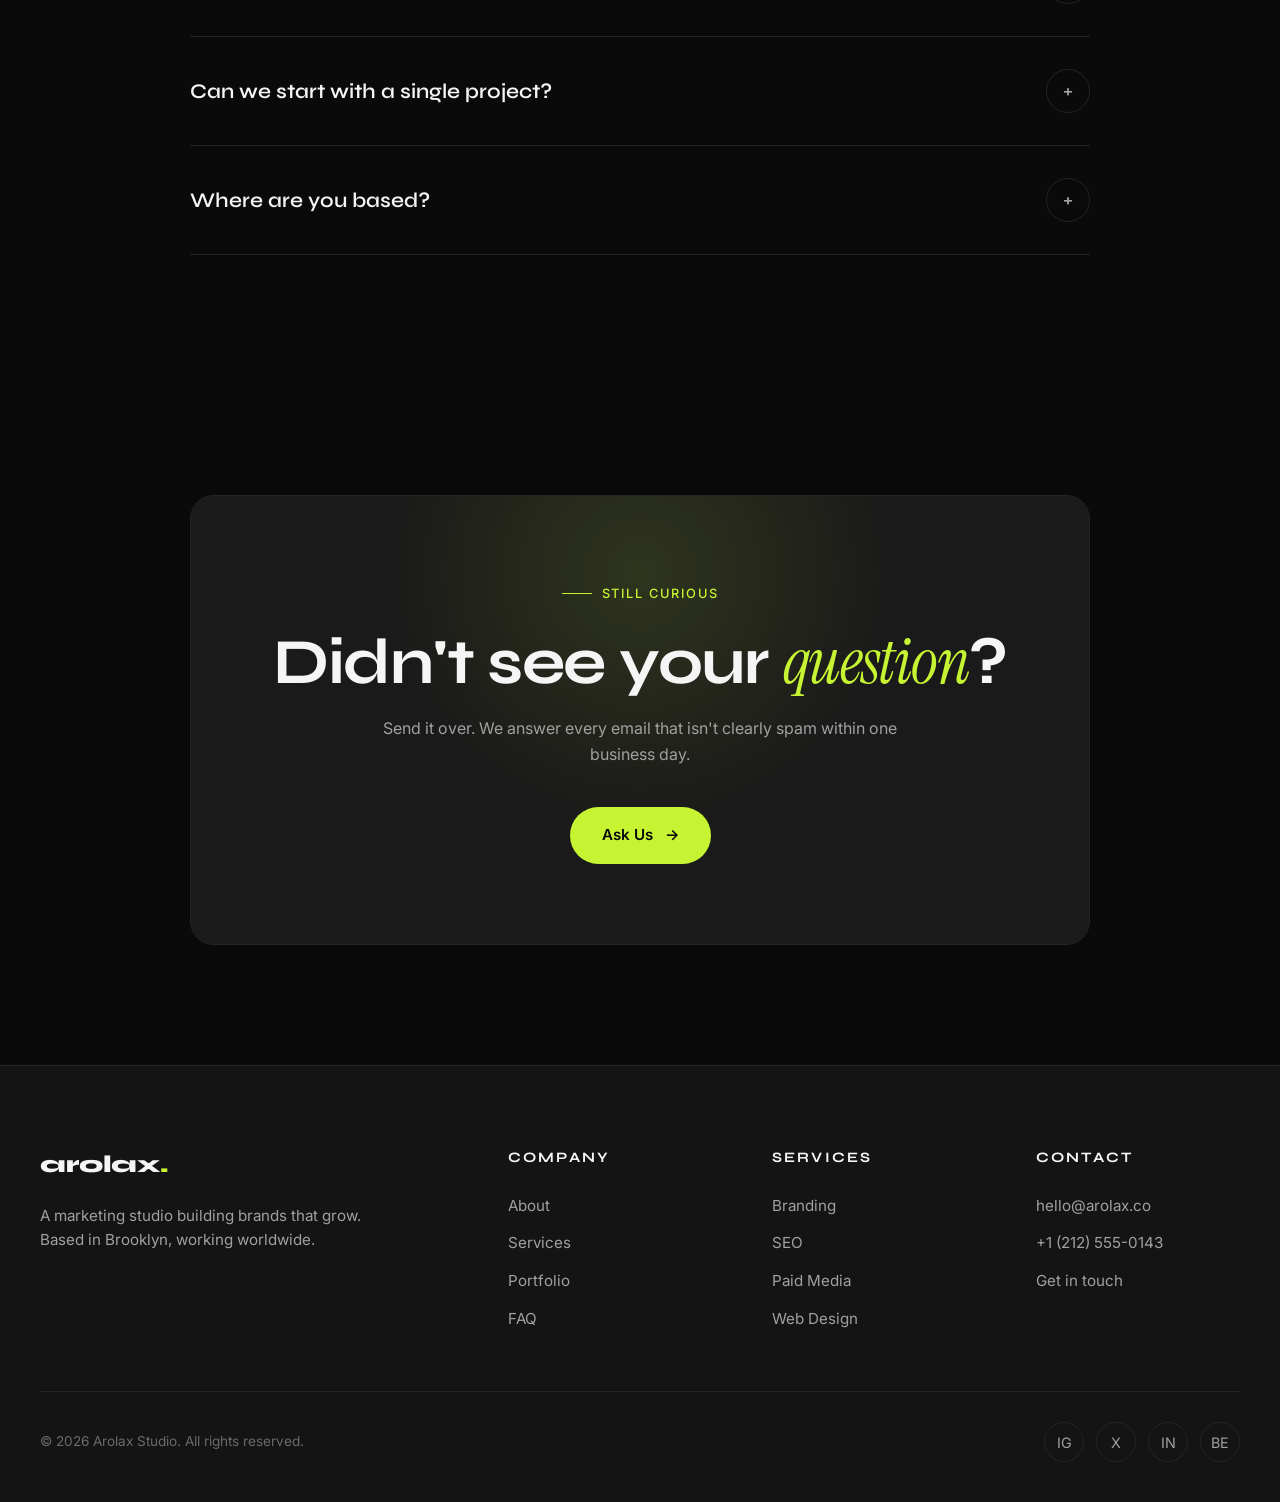
<file: faq.html>
<!DOCTYPE html>
<html lang="en">
<head>
    <meta charset="UTF-8">
    <meta name="viewport" content="width=device-width, initial-scale=1.0">
    <link rel="icon" type="image/png" href="favicon.png">
    <title>FAQ — Arolax</title>
    <link rel="preconnect" href="https://fonts.googleapis.com">
    <link rel="preconnect" href="https://fonts.gstatic.com" crossorigin>
    <link href="https://fonts.googleapis.com/css2?family=Inter:wght@400;500;600;700&family=Syne:wght@500;600;700;800&family=Instrument+Serif&display=swap" rel="stylesheet">
    <link rel="stylesheet" href="css/style.css">
</head>
<body>

    <nav class="navbar">
        <div class="nav-inner">
            <a href="index.html" class="logo">arolax<span>.</span></a>
            <ul class="nav-links">
                <li><a href="index.html">Home</a></li>
                <li><a href="about.html">About</a></li>
                <li><a href="services.html">Services</a></li>
                <li><a href="portfolio.html">Portfolio</a></li>
                <li><a href="faq.html" class="active">FAQ</a></li>
                <li><a href="contact.html">Contact</a></li>
            </ul>
            <a href="contact.html" class="nav-cta">Get Started</a>
        </div>
    </nav>

    <section class="page-hero">
        <div class="container">
            <div class="page-hero-inner">
                <div class="breadcrumb"><a href="index.html">Home</a><span class="sep">/</span><span>FAQ</span></div>
                <h1>Straight answers to <em>real</em> questions.</h1>
                <p>The things prospective clients ask us most, with honest answers. If yours isn't here, just get in touch.</p>
            </div>
        </div>
    </section>

    <!-- FAQ -->
    <section>
        <div class="container">
            <div class="faq-wrap">
                <div class="faq-item open">
                    <button class="faq-q">
                        <span>What size companies do you typically work with?</span>
                        <span class="faq-icon">+</span>
                    </button>
                    <div class="faq-a"><div class="faq-a-inner">
                        Most of our clients are between $5M and $100M ARR, but we've worked with early-stage startups and multi-billion-dollar brands too. What matters more than size is whether you have a real product and real ambition. We turn down plenty of well-funded companies that aren't ready yet.
                    </div></div>
                </div>
                <div class="faq-item">
                    <button class="faq-q">
                        <span>How long is a typical engagement?</span>
                        <span class="faq-icon">+</span>
                    </button>
                    <div class="faq-a"><div class="faq-a-inner">
                        Retainers run in 6-month minimum blocks and most partners stay with us multi-year. Project work (like a rebrand or a website) typically takes 10–16 weeks from kickoff to launch.
                    </div></div>
                </div>
                <div class="faq-item">
                    <button class="faq-q">
                        <span>What does pricing look like?</span>
                        <span class="faq-icon">+</span>
                    </button>
                    <div class="faq-a"><div class="faq-a-inner">
                        Retainers start at $18k/month for focused scopes and scale up based on channels and team size. Project engagements range from $35k for a site build to $150k+ for full brand platforms. We send detailed proposals after a scoping call — no surprises.
                    </div></div>
                </div>
                <div class="faq-item">
                    <button class="faq-q">
                        <span>Do you work with agencies or only direct?</span>
                        <span class="faq-icon">+</span>
                    </button>
                    <div class="faq-a"><div class="faq-a-inner">
                        Both. Roughly 20% of our work is white-label for other agencies, usually in areas where they don't have senior in-house capability. We're happy to sign NDAs and stay behind the scenes.
                    </div></div>
                </div>
                <div class="faq-item">
                    <button class="faq-q">
                        <span>Who will actually be on my account?</span>
                        <span class="faq-icon">+</span>
                    </button>
                    <div class="faq-a"><div class="faq-a-inner">
                        A senior strategist, a design lead, and whichever specialists your scope requires. You'll meet your team in the proposal — no bait-and-switch. Our most senior people don't "sell" and then disappear.
                    </div></div>
                </div>
                <div class="faq-item">
                    <button class="faq-q">
                        <span>How do you measure success?</span>
                        <span class="faq-icon">+</span>
                    </button>
                    <div class="faq-a"><div class="faq-a-inner">
                        We agree on 3–5 KPIs at the start of the engagement and build a shared dashboard against them. Monthly we review numbers, quarterly we review strategy. If we aren't moving the needle we'll tell you before you have to ask.
                    </div></div>
                </div>
                <div class="faq-item">
                    <button class="faq-q">
                        <span>Can we start with a single project?</span>
                        <span class="faq-icon">+</span>
                    </button>
                    <div class="faq-a"><div class="faq-a-inner">
                        Absolutely. A lot of long-term partnerships start with a single rebrand, website, or campaign. It's a low-risk way to see if we're a fit before committing to anything ongoing.
                    </div></div>
                </div>
                <div class="faq-item">
                    <button class="faq-q">
                        <span>Where are you based?</span>
                        <span class="faq-icon">+</span>
                    </button>
                    <div class="faq-a"><div class="faq-a-inner">
                        HQ in Brooklyn, with team members in London and Mexico City. We work asynchronously as a default and overlap 4 hours with most clients globally. In-person kickoffs happen when it makes sense.
                    </div></div>
                </div>
            </div>
        </div>
    </section>

    <div class="cta-band">
        <div class="container">
            <div class="cta-inner">
                <span class="eyebrow">Still Curious</span>
                <h2>Didn't see your <em style="font-family:'Instrument Serif',serif;font-style:italic;color:var(--accent);font-weight:400;">question</em>?</h2>
                <p>Send it over. We answer every email that isn't clearly spam within one business day.</p>
                <a href="contact.html" class="btn btn-primary">Ask Us <span class="btn-arrow">→</span></a>
            </div>
        </div>
    </div>

    <footer class="footer">
        <div class="container">
            <div class="footer-top">
                <div class="footer-brand">
                    <a href="index.html" class="logo">arolax<span>.</span></a>
                    <p>A marketing studio building brands that grow. Based in Brooklyn, working worldwide.</p>
                </div>
                <div class="footer-col">
                    <h5>Company</h5>
                    <ul>
                        <li><a href="about.html">About</a></li>
                        <li><a href="services.html">Services</a></li>
                        <li><a href="portfolio.html">Portfolio</a></li>
                        <li><a href="faq.html">FAQ</a></li>
                    </ul>
                </div>
                <div class="footer-col">
                    <h5>Services</h5>
                    <ul>
                        <li><a href="services.html">Branding</a></li>
                        <li><a href="services.html">SEO</a></li>
                        <li><a href="services.html">Paid Media</a></li>
                        <li><a href="services.html">Web Design</a></li>
                    </ul>
                </div>
                <div class="footer-col">
                    <h5>Contact</h5>
                    <ul>
                        <li><a href="mailto:hello@arolax.co">hello@arolax.co</a></li>
                        <li><a href="tel:+12125550143">+1 (212) 555-0143</a></li>
                        <li><a href="contact.html">Get in touch</a></li>
                    </ul>
                </div>
            </div>
            <div class="footer-bottom">
                <div>© 2026 Arolax Studio. All rights reserved.</div>
                <div class="socials">
                    <a href="#">IG</a>
                    <a href="#">X</a>
                    <a href="#">IN</a>
                    <a href="#">BE</a>
                </div>
            </div>
        </div>
    </footer>

    <script src="https://cdn.jsdelivr.net/npm/gsap@3.12.5/dist/gsap.min.js"></script>
    <script src="js/main.js"></script>
    <script src="js/transitions.js"></script>
</body>
</html>
</file>
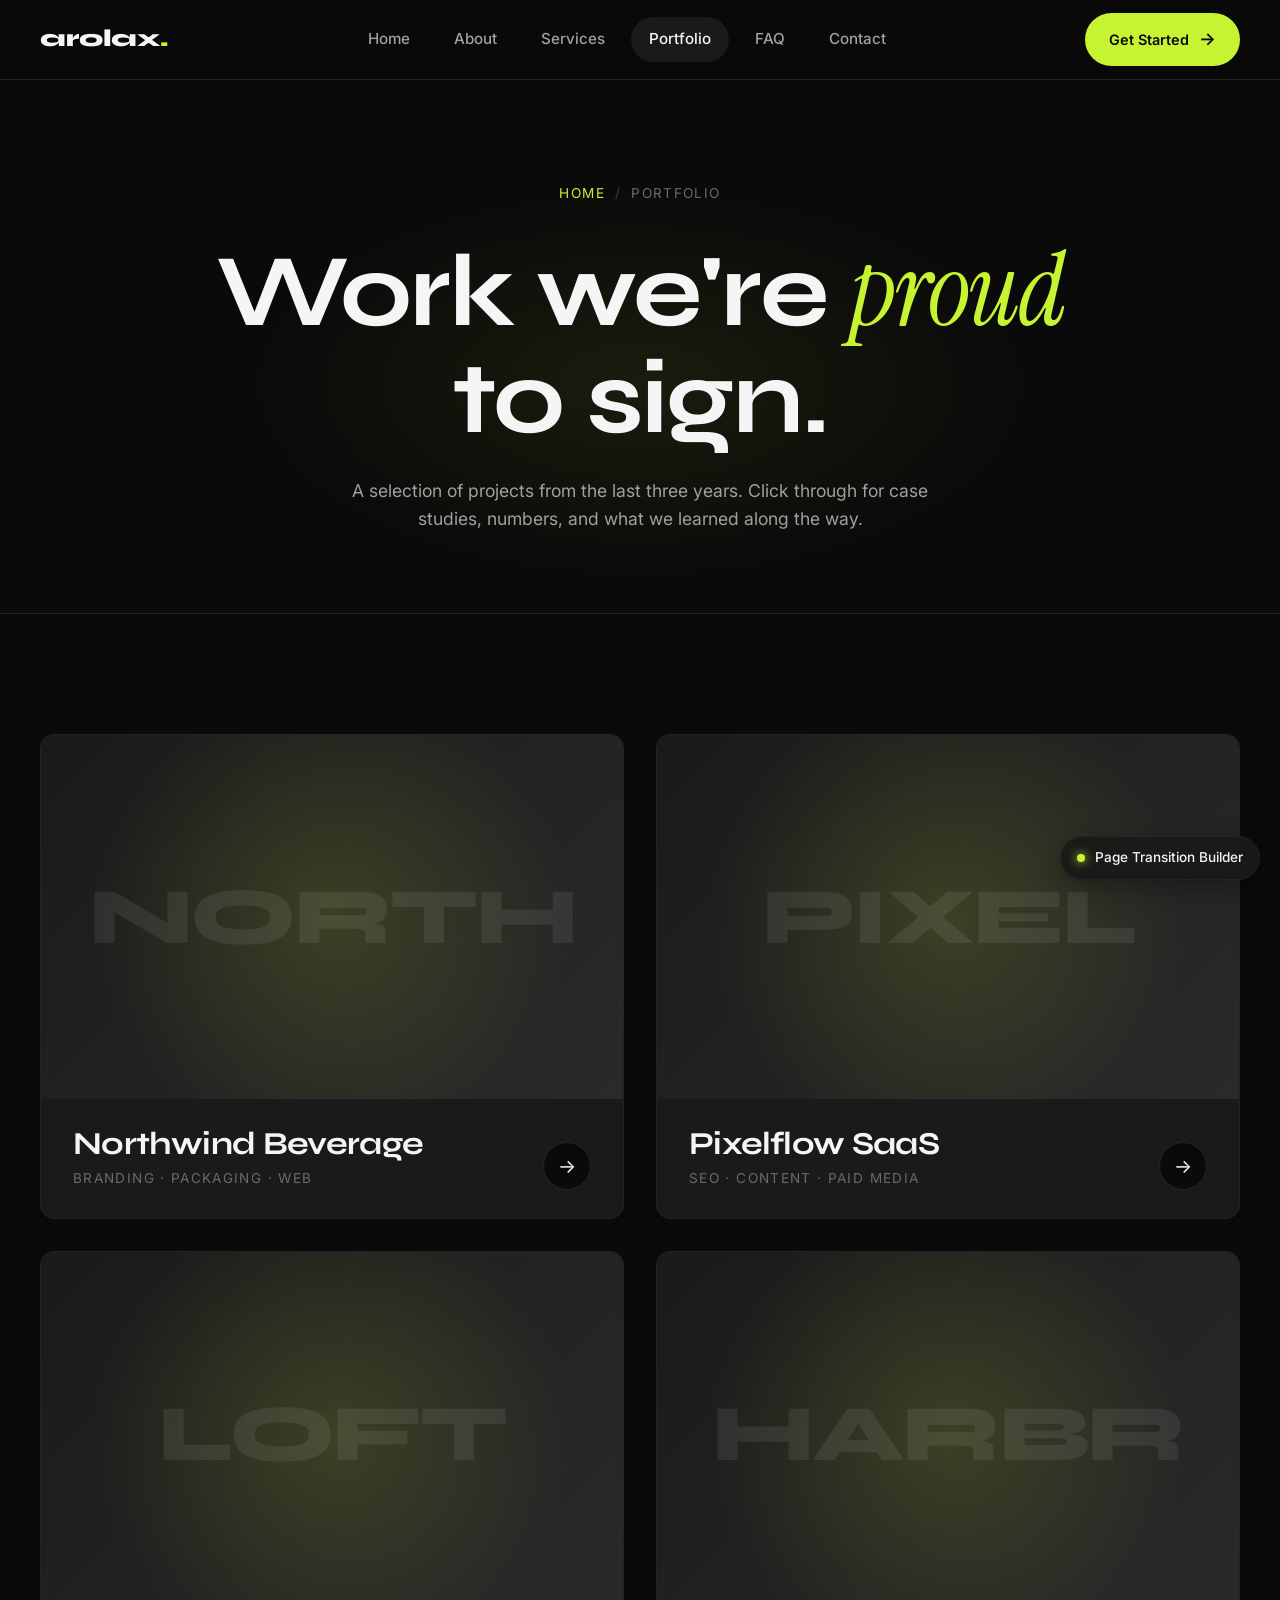
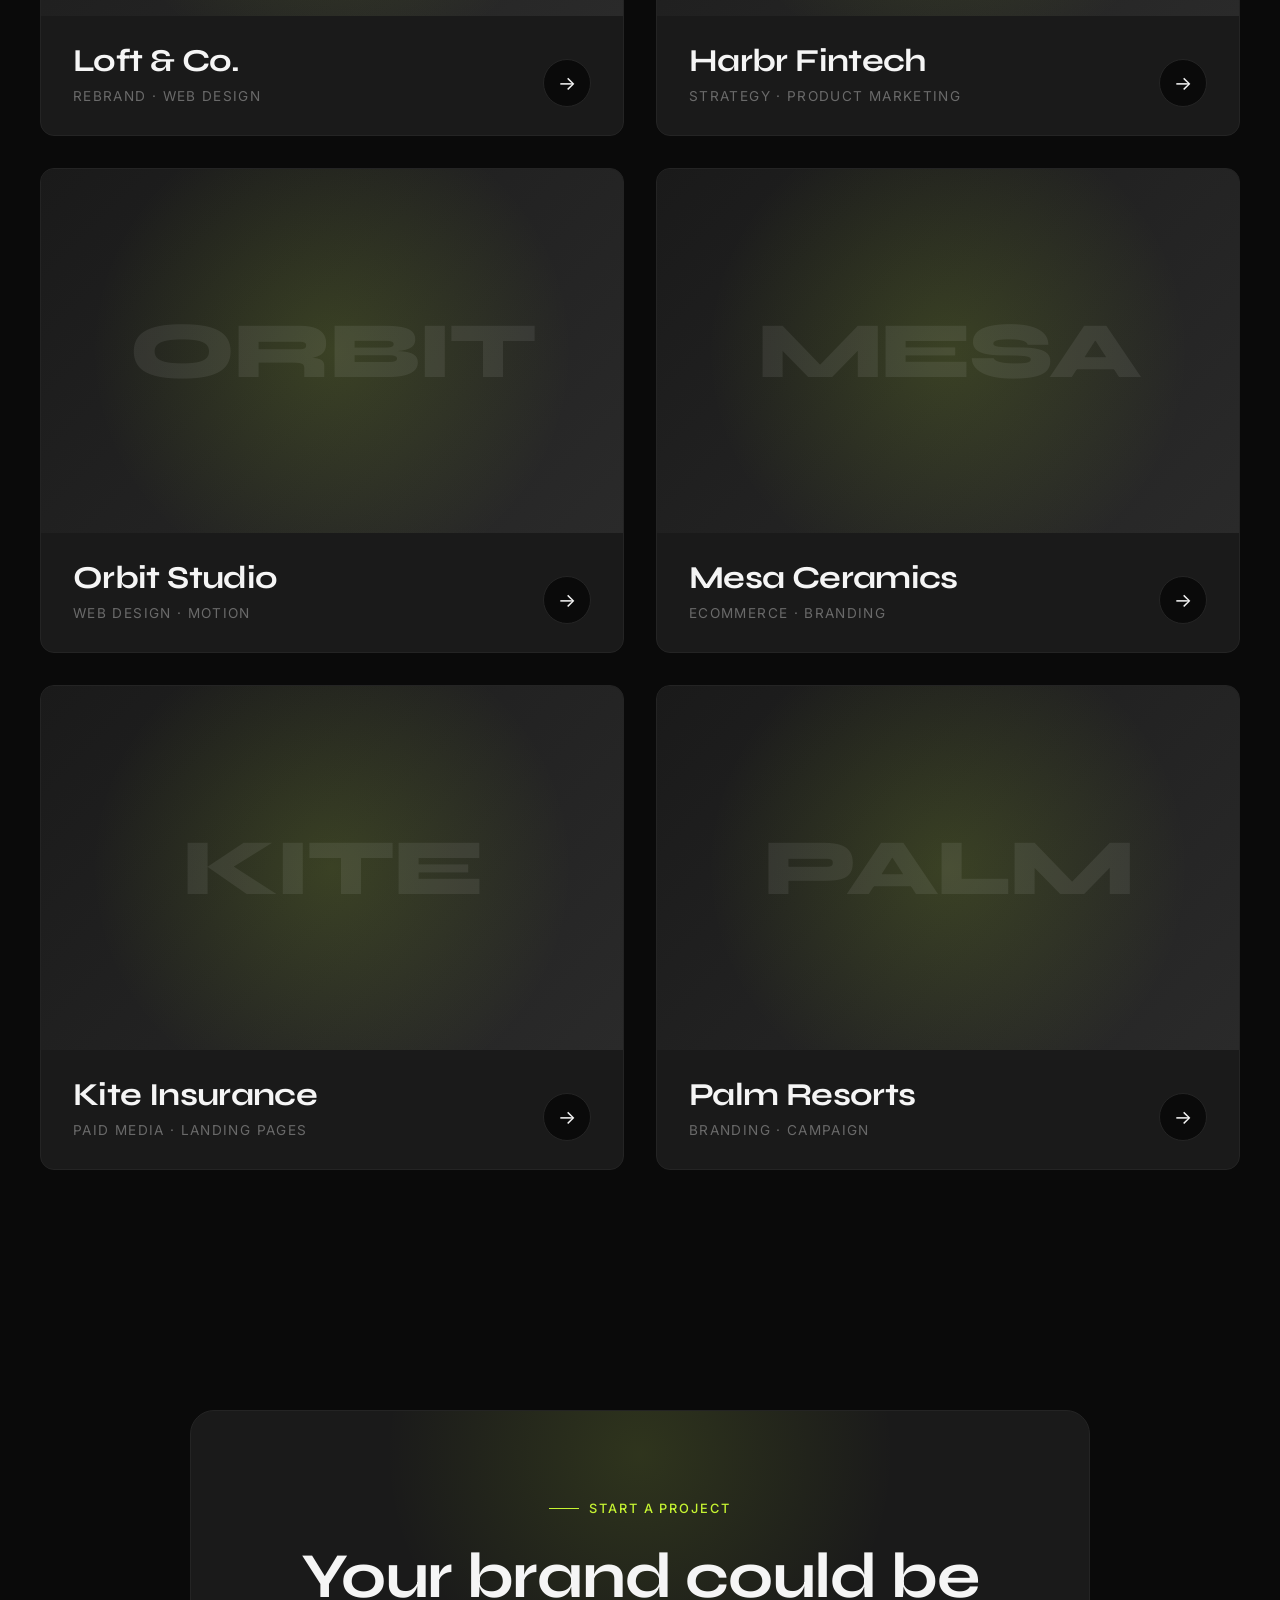
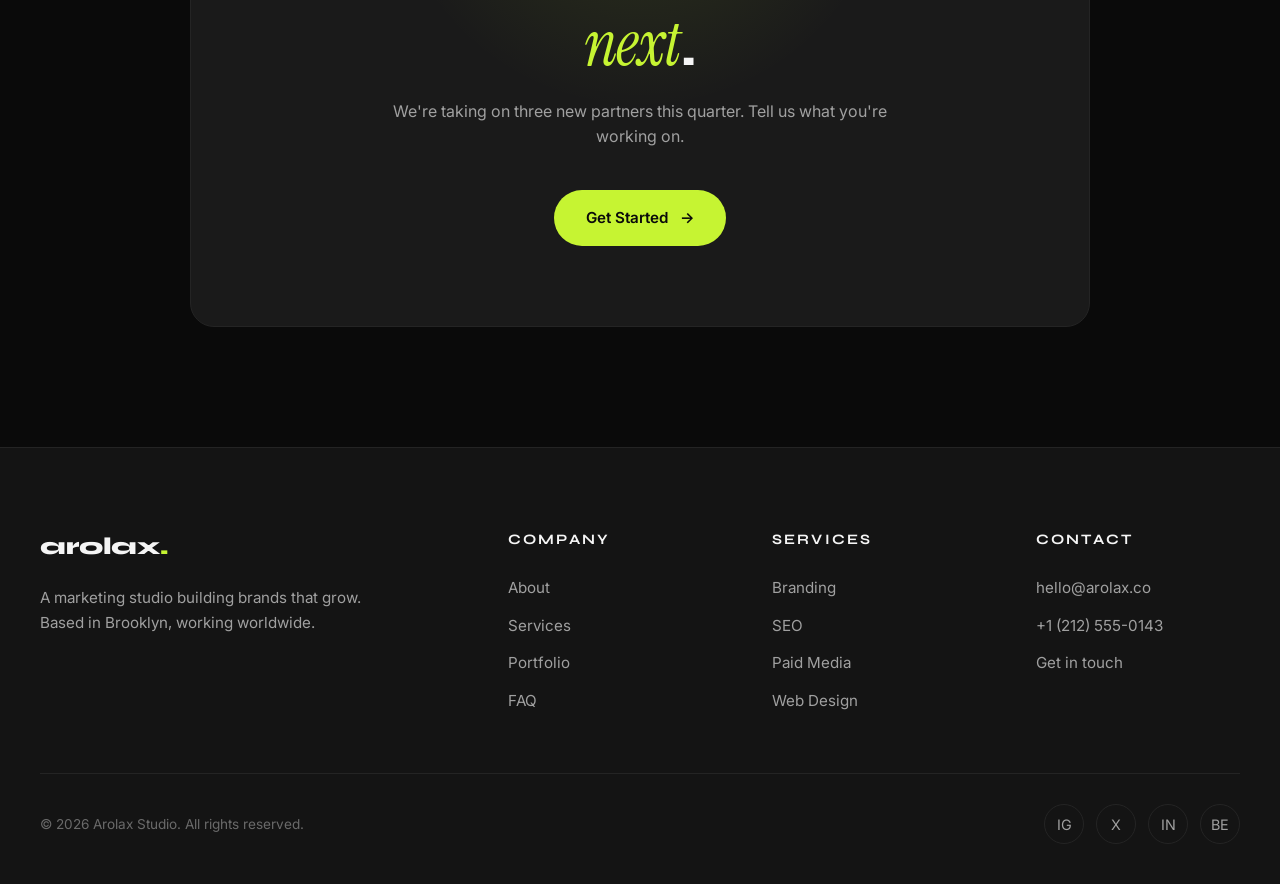
<file: portfolio.html>
<!DOCTYPE html>
<html lang="en">
<head>
    <meta charset="UTF-8">
    <meta name="viewport" content="width=device-width, initial-scale=1.0">
    <link rel="icon" type="image/png" href="favicon.png">
    <title>Portfolio — Arolax</title>
    <link rel="preconnect" href="https://fonts.googleapis.com">
    <link rel="preconnect" href="https://fonts.gstatic.com" crossorigin>
    <link href="https://fonts.googleapis.com/css2?family=Inter:wght@400;500;600;700&family=Syne:wght@500;600;700;800&family=Instrument+Serif&display=swap" rel="stylesheet">
    <link rel="stylesheet" href="css/style.css">
</head>
<body>

    <nav class="navbar">
        <div class="nav-inner">
            <a href="index.html" class="logo">arolax<span>.</span></a>
            <ul class="nav-links">
                <li><a href="index.html">Home</a></li>
                <li><a href="about.html">About</a></li>
                <li><a href="services.html">Services</a></li>
                <li><a href="portfolio.html" class="active">Portfolio</a></li>
                <li><a href="faq.html">FAQ</a></li>
                <li><a href="contact.html">Contact</a></li>
            </ul>
            <a href="contact.html" class="nav-cta">Get Started</a>
        </div>
    </nav>

    <section class="page-hero">
        <div class="container">
            <div class="page-hero-inner">
                <div class="breadcrumb"><a href="index.html">Home</a><span class="sep">/</span><span>Portfolio</span></div>
                <h1>Work we're <em>proud</em> to sign.</h1>
                <p>A selection of projects from the last three years. Click through for case studies, numbers, and what we learned along the way.</p>
            </div>
        </div>
    </section>

    <!-- Portfolio grid -->
    <section>
        <div class="container">
            <div class="portfolio-grid">
                <div class="portfolio-item">
                    <div class="portfolio-thumb"><div class="portfolio-thumb-label">NORTH</div></div>
                    <div class="portfolio-meta">
                        <div>
                            <h3>Northwind Beverage</h3>
                            <div class="portfolio-tag">Branding · Packaging · Web</div>
                        </div>
                        <div class="portfolio-arrow">→</div>
                    </div>
                </div>
                <div class="portfolio-item">
                    <div class="portfolio-thumb"><div class="portfolio-thumb-label">PIXEL</div></div>
                    <div class="portfolio-meta">
                        <div>
                            <h3>Pixelflow SaaS</h3>
                            <div class="portfolio-tag">SEO · Content · Paid Media</div>
                        </div>
                        <div class="portfolio-arrow">→</div>
                    </div>
                </div>
                <div class="portfolio-item">
                    <div class="portfolio-thumb"><div class="portfolio-thumb-label">LOFT</div></div>
                    <div class="portfolio-meta">
                        <div>
                            <h3>Loft &amp; Co.</h3>
                            <div class="portfolio-tag">Rebrand · Web Design</div>
                        </div>
                        <div class="portfolio-arrow">→</div>
                    </div>
                </div>
                <div class="portfolio-item">
                    <div class="portfolio-thumb"><div class="portfolio-thumb-label">HARBR</div></div>
                    <div class="portfolio-meta">
                        <div>
                            <h3>Harbr Fintech</h3>
                            <div class="portfolio-tag">Strategy · Product Marketing</div>
                        </div>
                        <div class="portfolio-arrow">→</div>
                    </div>
                </div>
                <div class="portfolio-item">
                    <div class="portfolio-thumb"><div class="portfolio-thumb-label">ORBIT</div></div>
                    <div class="portfolio-meta">
                        <div>
                            <h3>Orbit Studio</h3>
                            <div class="portfolio-tag">Web Design · Motion</div>
                        </div>
                        <div class="portfolio-arrow">→</div>
                    </div>
                </div>
                <div class="portfolio-item">
                    <div class="portfolio-thumb"><div class="portfolio-thumb-label">MESA</div></div>
                    <div class="portfolio-meta">
                        <div>
                            <h3>Mesa Ceramics</h3>
                            <div class="portfolio-tag">Ecommerce · Branding</div>
                        </div>
                        <div class="portfolio-arrow">→</div>
                    </div>
                </div>
                <div class="portfolio-item">
                    <div class="portfolio-thumb"><div class="portfolio-thumb-label">KITE</div></div>
                    <div class="portfolio-meta">
                        <div>
                            <h3>Kite Insurance</h3>
                            <div class="portfolio-tag">Paid Media · Landing Pages</div>
                        </div>
                        <div class="portfolio-arrow">→</div>
                    </div>
                </div>
                <div class="portfolio-item">
                    <div class="portfolio-thumb"><div class="portfolio-thumb-label">PALM</div></div>
                    <div class="portfolio-meta">
                        <div>
                            <h3>Palm Resorts</h3>
                            <div class="portfolio-tag">Branding · Campaign</div>
                        </div>
                        <div class="portfolio-arrow">→</div>
                    </div>
                </div>
            </div>
        </div>
    </section>

    <div class="cta-band">
        <div class="container">
            <div class="cta-inner">
                <span class="eyebrow">Start a Project</span>
                <h2>Your brand could be <em style="font-family:'Instrument Serif',serif;font-style:italic;color:var(--accent);font-weight:400;">next</em>.</h2>
                <p>We're taking on three new partners this quarter. Tell us what you're working on.</p>
                <a href="contact.html" class="btn btn-primary">Get Started <span class="btn-arrow">→</span></a>
            </div>
        </div>
    </div>

    <footer class="footer">
        <div class="container">
            <div class="footer-top">
                <div class="footer-brand">
                    <a href="index.html" class="logo">arolax<span>.</span></a>
                    <p>A marketing studio building brands that grow. Based in Brooklyn, working worldwide.</p>
                </div>
                <div class="footer-col">
                    <h5>Company</h5>
                    <ul>
                        <li><a href="about.html">About</a></li>
                        <li><a href="services.html">Services</a></li>
                        <li><a href="portfolio.html">Portfolio</a></li>
                        <li><a href="faq.html">FAQ</a></li>
                    </ul>
                </div>
                <div class="footer-col">
                    <h5>Services</h5>
                    <ul>
                        <li><a href="services.html">Branding</a></li>
                        <li><a href="services.html">SEO</a></li>
                        <li><a href="services.html">Paid Media</a></li>
                        <li><a href="services.html">Web Design</a></li>
                    </ul>
                </div>
                <div class="footer-col">
                    <h5>Contact</h5>
                    <ul>
                        <li><a href="mailto:hello@arolax.co">hello@arolax.co</a></li>
                        <li><a href="tel:+12125550143">+1 (212) 555-0143</a></li>
                        <li><a href="contact.html">Get in touch</a></li>
                    </ul>
                </div>
            </div>
            <div class="footer-bottom">
                <div>© 2026 Arolax Studio. All rights reserved.</div>
                <div class="socials">
                    <a href="#">IG</a>
                    <a href="#">X</a>
                    <a href="#">IN</a>
                    <a href="#">BE</a>
                </div>
            </div>
        </div>
    </footer>

    <script src="https://cdn.jsdelivr.net/npm/gsap@3.12.5/dist/gsap.min.js"></script>
    <script src="js/main.js"></script>
    <script src="js/transitions.js"></script>
</body>
</html>
</file>
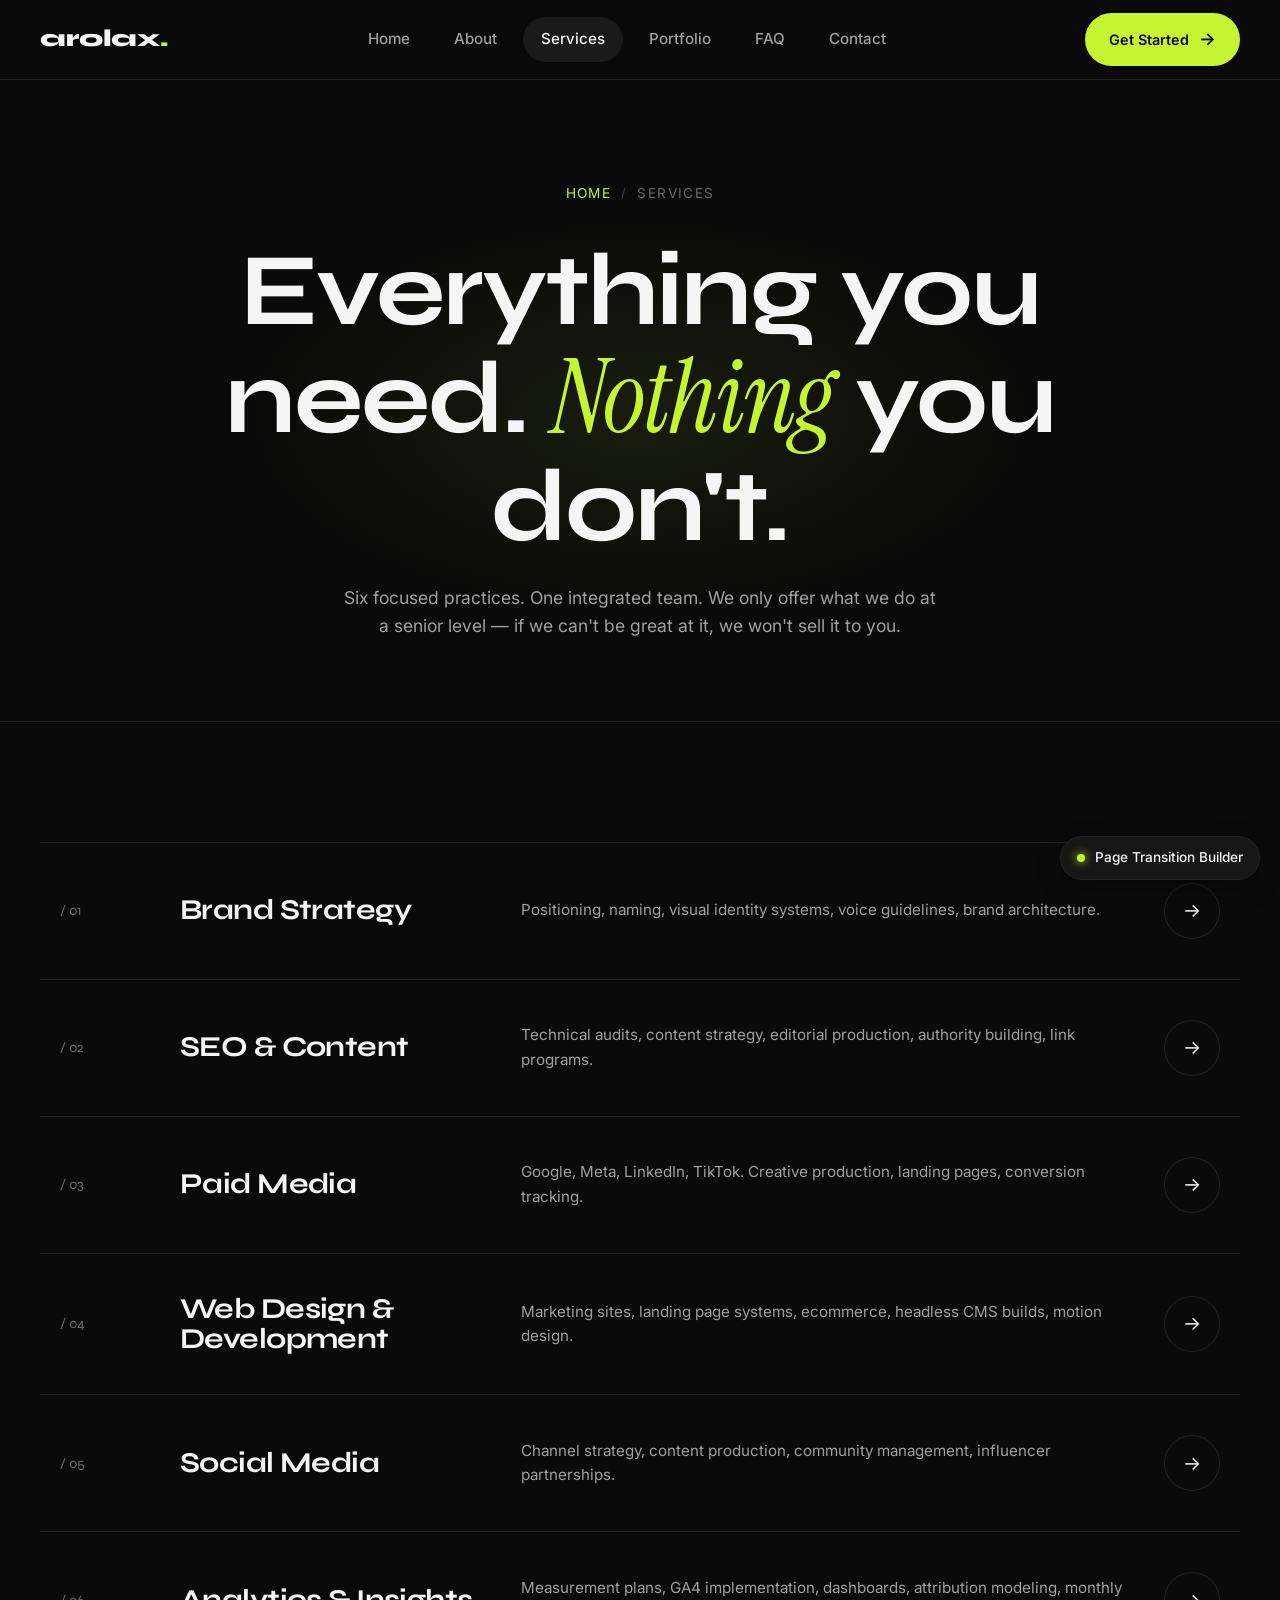
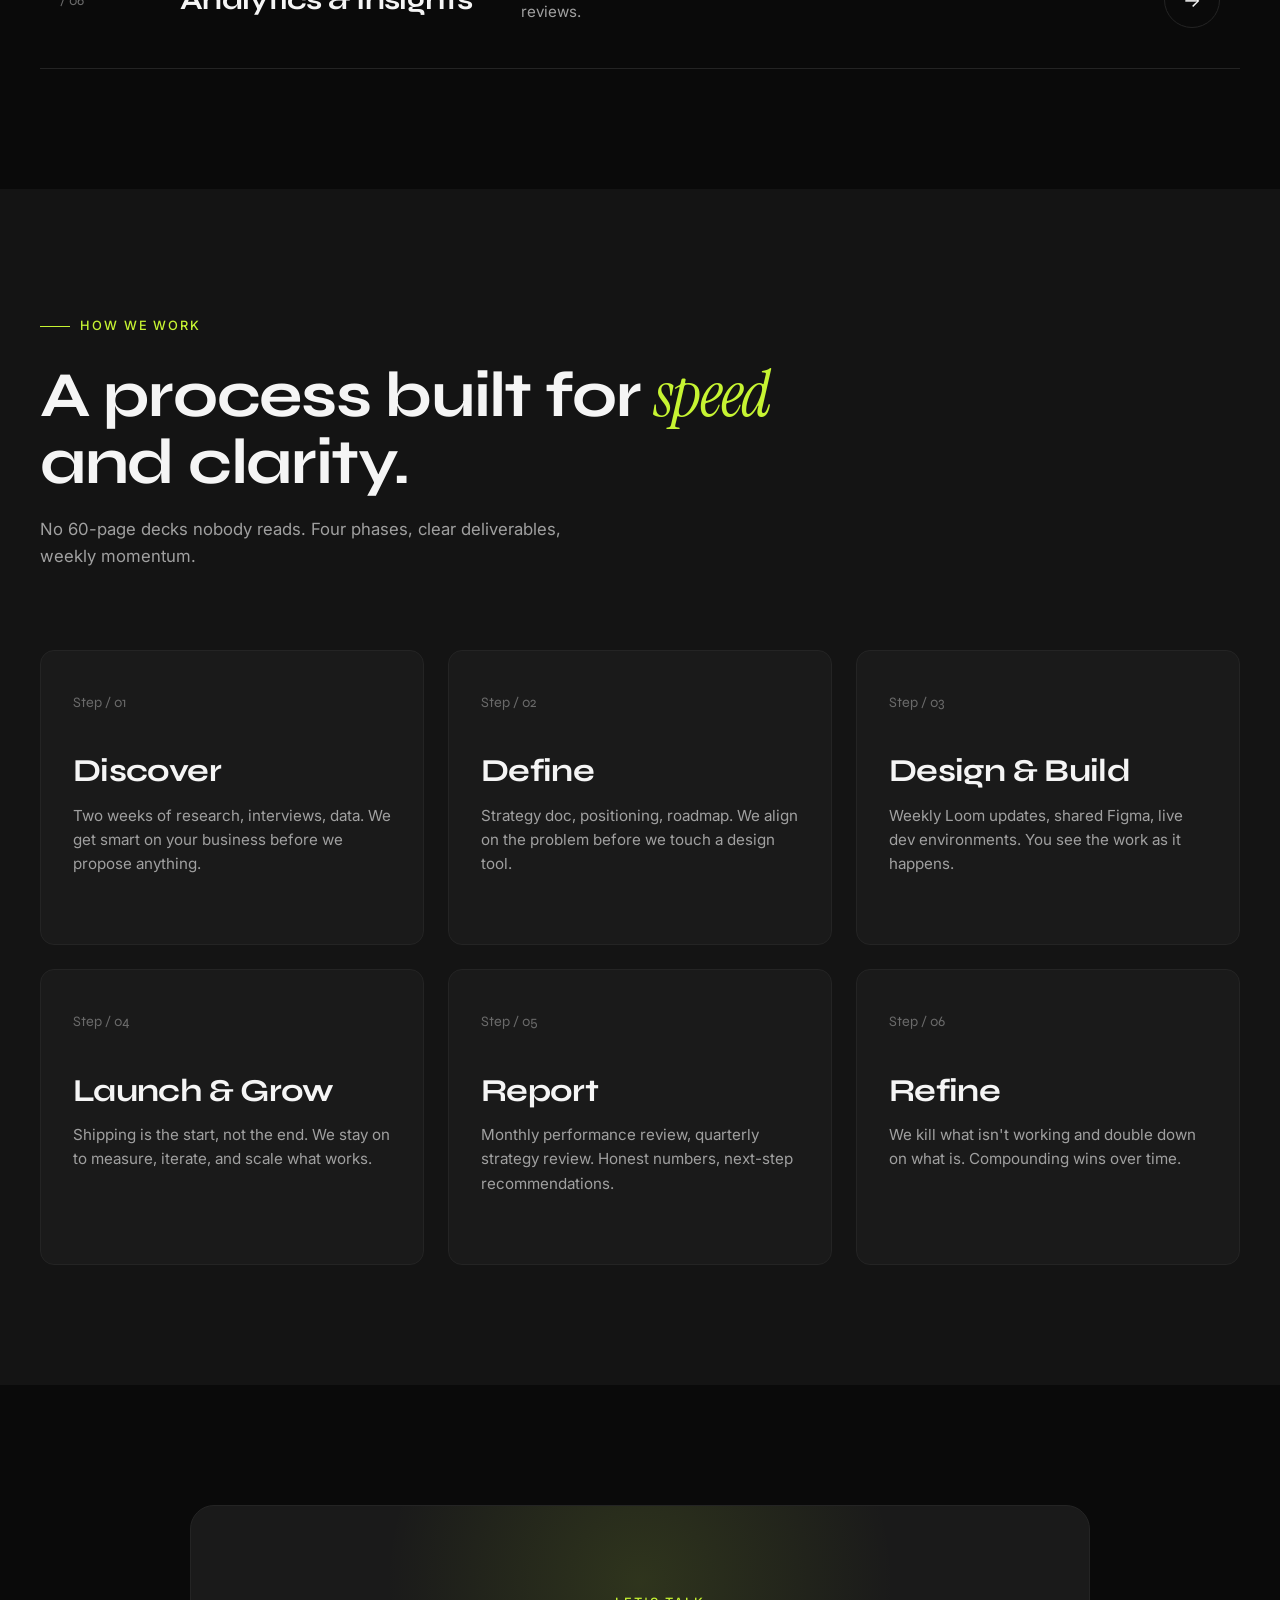
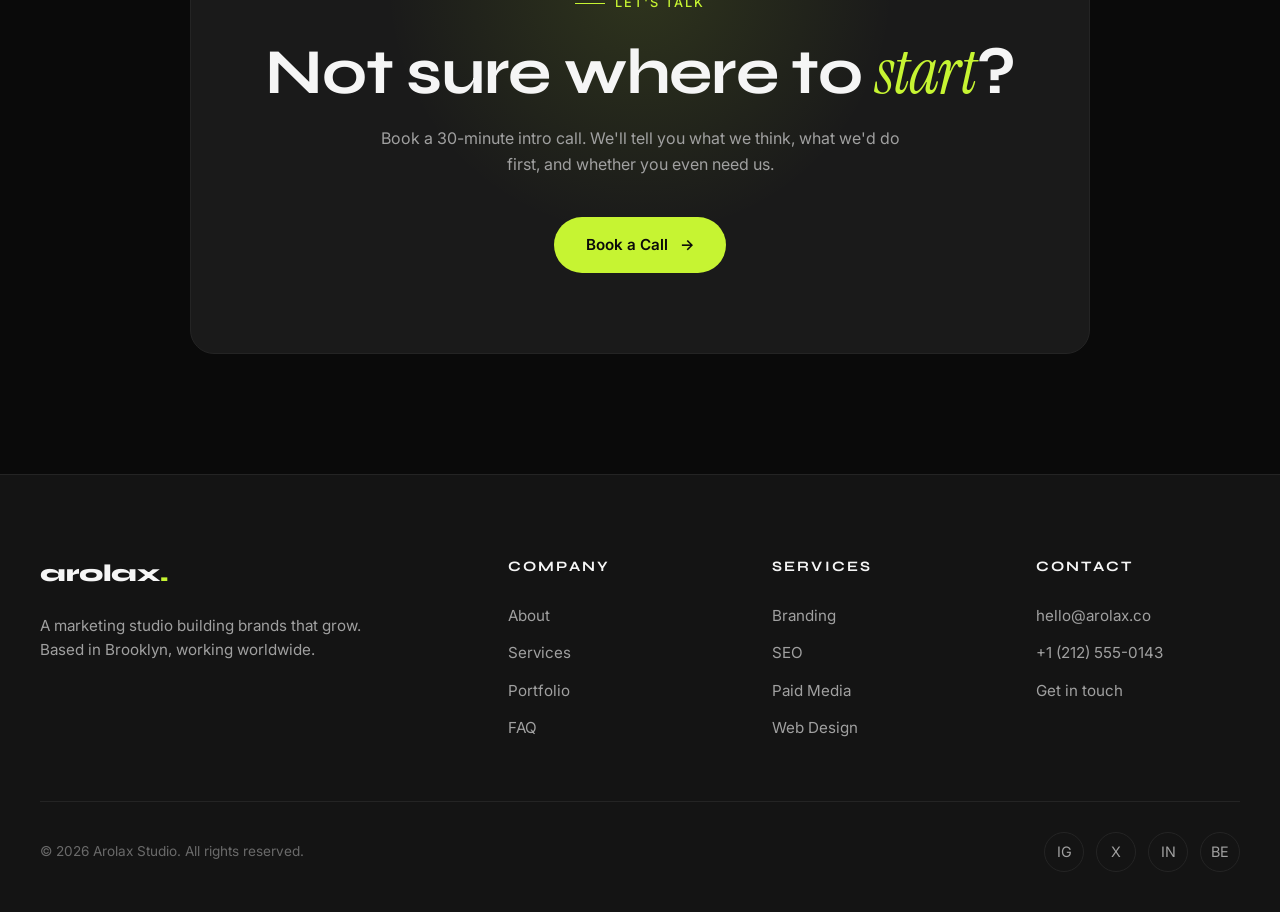
<file: services.html>
<!DOCTYPE html>
<html lang="en">
<head>
    <meta charset="UTF-8">
    <meta name="viewport" content="width=device-width, initial-scale=1.0">
    <link rel="icon" type="image/png" href="favicon.png">
    <title>Services — Arolax</title>
    <link rel="preconnect" href="https://fonts.googleapis.com">
    <link rel="preconnect" href="https://fonts.gstatic.com" crossorigin>
    <link href="https://fonts.googleapis.com/css2?family=Inter:wght@400;500;600;700&family=Syne:wght@500;600;700;800&family=Instrument+Serif&display=swap" rel="stylesheet">
    <link rel="stylesheet" href="css/style.css">
</head>
<body>

    <nav class="navbar">
        <div class="nav-inner">
            <a href="index.html" class="logo">arolax<span>.</span></a>
            <ul class="nav-links">
                <li><a href="index.html">Home</a></li>
                <li><a href="about.html">About</a></li>
                <li><a href="services.html" class="active">Services</a></li>
                <li><a href="portfolio.html">Portfolio</a></li>
                <li><a href="faq.html">FAQ</a></li>
                <li><a href="contact.html">Contact</a></li>
            </ul>
            <a href="contact.html" class="nav-cta">Get Started</a>
        </div>
    </nav>

    <section class="page-hero">
        <div class="container">
            <div class="page-hero-inner">
                <div class="breadcrumb"><a href="index.html">Home</a><span class="sep">/</span><span>Services</span></div>
                <h1>Everything you need. <em>Nothing</em> you don't.</h1>
                <p>Six focused practices. One integrated team. We only offer what we do at a senior level — if we can't be great at it, we won't sell it to you.</p>
            </div>
        </div>
    </section>

    <!-- Services list -->
    <section>
        <div class="container">
            <div class="services-list">
                <div class="service-row">
                    <div class="s-num">/ 01</div>
                    <h3>Brand Strategy</h3>
                    <p>Positioning, naming, visual identity systems, voice guidelines, brand architecture.</p>
                    <div class="s-arrow">→</div>
                </div>
                <div class="service-row">
                    <div class="s-num">/ 02</div>
                    <h3>SEO & Content</h3>
                    <p>Technical audits, content strategy, editorial production, authority building, link programs.</p>
                    <div class="s-arrow">→</div>
                </div>
                <div class="service-row">
                    <div class="s-num">/ 03</div>
                    <h3>Paid Media</h3>
                    <p>Google, Meta, LinkedIn, TikTok. Creative production, landing pages, conversion tracking.</p>
                    <div class="s-arrow">→</div>
                </div>
                <div class="service-row">
                    <div class="s-num">/ 04</div>
                    <h3>Web Design & Development</h3>
                    <p>Marketing sites, landing page systems, ecommerce, headless CMS builds, motion design.</p>
                    <div class="s-arrow">→</div>
                </div>
                <div class="service-row">
                    <div class="s-num">/ 05</div>
                    <h3>Social Media</h3>
                    <p>Channel strategy, content production, community management, influencer partnerships.</p>
                    <div class="s-arrow">→</div>
                </div>
                <div class="service-row">
                    <div class="s-num">/ 06</div>
                    <h3>Analytics & Insights</h3>
                    <p>Measurement plans, GA4 implementation, dashboards, attribution modeling, monthly reviews.</p>
                    <div class="s-arrow">→</div>
                </div>
            </div>
        </div>
    </section>

    <!-- Process -->
    <section style="background:var(--bg-alt);">
        <div class="container">
            <div class="section-head">
                <span class="eyebrow">How We Work</span>
                <h2>A process built for <em style="font-family:'Instrument Serif',serif;font-style:italic;color:var(--accent);font-weight:400;">speed</em> and clarity.</h2>
                <p>No 60-page decks nobody reads. Four phases, clear deliverables, weekly momentum.</p>
            </div>
            <div class="services-grid">
                <div class="service-card">
                    <span class="num">Step / 01</span>
                    <h3>Discover</h3>
                    <p>Two weeks of research, interviews, data. We get smart on your business before we propose anything.</p>
                </div>
                <div class="service-card">
                    <span class="num">Step / 02</span>
                    <h3>Define</h3>
                    <p>Strategy doc, positioning, roadmap. We align on the problem before we touch a design tool.</p>
                </div>
                <div class="service-card">
                    <span class="num">Step / 03</span>
                    <h3>Design & Build</h3>
                    <p>Weekly Loom updates, shared Figma, live dev environments. You see the work as it happens.</p>
                </div>
                <div class="service-card">
                    <span class="num">Step / 04</span>
                    <h3>Launch & Grow</h3>
                    <p>Shipping is the start, not the end. We stay on to measure, iterate, and scale what works.</p>
                </div>
                <div class="service-card">
                    <span class="num">Step / 05</span>
                    <h3>Report</h3>
                    <p>Monthly performance review, quarterly strategy review. Honest numbers, next-step recommendations.</p>
                </div>
                <div class="service-card">
                    <span class="num">Step / 06</span>
                    <h3>Refine</h3>
                    <p>We kill what isn't working and double down on what is. Compounding wins over time.</p>
                </div>
            </div>
        </div>
    </section>

    <div class="cta-band">
        <div class="container">
            <div class="cta-inner">
                <span class="eyebrow">Let's Talk</span>
                <h2>Not sure where to <em style="font-family:'Instrument Serif',serif;font-style:italic;color:var(--accent);font-weight:400;">start</em>?</h2>
                <p>Book a 30-minute intro call. We'll tell you what we think, what we'd do first, and whether you even need us.</p>
                <a href="contact.html" class="btn btn-primary">Book a Call <span class="btn-arrow">→</span></a>
            </div>
        </div>
    </div>

    <footer class="footer">
        <div class="container">
            <div class="footer-top">
                <div class="footer-brand">
                    <a href="index.html" class="logo">arolax<span>.</span></a>
                    <p>A marketing studio building brands that grow. Based in Brooklyn, working worldwide.</p>
                </div>
                <div class="footer-col">
                    <h5>Company</h5>
                    <ul>
                        <li><a href="about.html">About</a></li>
                        <li><a href="services.html">Services</a></li>
                        <li><a href="portfolio.html">Portfolio</a></li>
                        <li><a href="faq.html">FAQ</a></li>
                    </ul>
                </div>
                <div class="footer-col">
                    <h5>Services</h5>
                    <ul>
                        <li><a href="services.html">Branding</a></li>
                        <li><a href="services.html">SEO</a></li>
                        <li><a href="services.html">Paid Media</a></li>
                        <li><a href="services.html">Web Design</a></li>
                    </ul>
                </div>
                <div class="footer-col">
                    <h5>Contact</h5>
                    <ul>
                        <li><a href="mailto:hello@arolax.co">hello@arolax.co</a></li>
                        <li><a href="tel:+12125550143">+1 (212) 555-0143</a></li>
                        <li><a href="contact.html">Get in touch</a></li>
                    </ul>
                </div>
            </div>
            <div class="footer-bottom">
                <div>© 2026 Arolax Studio. All rights reserved.</div>
                <div class="socials">
                    <a href="#">IG</a>
                    <a href="#">X</a>
                    <a href="#">IN</a>
                    <a href="#">BE</a>
                </div>
            </div>
        </div>
    </footer>

    <script src="https://cdn.jsdelivr.net/npm/gsap@3.12.5/dist/gsap.min.js"></script>
    <script src="js/main.js"></script>
    <script src="js/transitions.js"></script>
</body>
</html>
</file>
<file: css/style.css>
/* ===== Reset & Base ===== */
* {
    margin: 0;
    padding: 0;
    box-sizing: border-box;
}

:root {
    --bg: #0a0a0a;
    --bg-alt: #141414;
    --surface: #1a1a1a;
    --border: #242424;
    --text: #f5f5f5;
    --text-dim: #a0a0a0;
    --text-muted: #6a6a6a;
    --accent: #c6f432;
    --accent-dim: #9bc020;
    --radius: 14px;
    --nav-h: 80px;
    --ease: cubic-bezier(0.22, 1, 0.36, 1);
}

html, body {
    background: var(--bg);
    color: var(--text);
    font-family: 'Inter', -apple-system, BlinkMacSystemFont, 'Segoe UI', sans-serif;
    font-size: 16px;
    line-height: 1.6;
    -webkit-font-smoothing: antialiased;
    overflow-x: hidden;
}

a {
    color: inherit;
    text-decoration: none;
}

img {
    max-width: 100%;
    display: block;
}

button {
    font: inherit;
    cursor: pointer;
    border: none;
    background: none;
    color: inherit;
}

/* ===== Typography ===== */
h1, h2, h3, h4 {
    font-family: 'Syne', 'Inter', sans-serif;
    font-weight: 700;
    letter-spacing: -0.02em;
    line-height: 1.05;
}

h1 { font-size: clamp(2.5rem, 7vw, 6rem); }
h2 { font-size: clamp(2rem, 5vw, 4rem); }
h3 { font-size: clamp(1.4rem, 2.5vw, 2rem); }

.eyebrow {
    display: inline-flex;
    align-items: center;
    gap: 10px;
    font-size: 0.8rem;
    letter-spacing: 0.15em;
    text-transform: uppercase;
    color: var(--accent);
    margin-bottom: 24px;
    font-weight: 500;
}

.eyebrow::before {
    content: '';
    width: 30px;
    height: 1px;
    background: var(--accent);
}

/* ===== Layout ===== */
.container {
    max-width: 1400px;
    margin: 0 auto;
    padding: 0 40px;
}

section {
    padding: 120px 0;
    position: relative;
}

/* ===== Navbar ===== */
.navbar {
    position: fixed;
    top: 0;
    left: 0;
    right: 0;
    height: var(--nav-h);
    z-index: 100;
    background: rgba(10, 10, 10, 0.75);
    backdrop-filter: blur(20px);
    -webkit-backdrop-filter: blur(20px);
    border-bottom: 1px solid var(--border);
}

.nav-inner {
    max-width: 1400px;
    margin: 0 auto;
    height: 100%;
    padding: 0 40px;
    display: flex;
    align-items: center;
    justify-content: space-between;
}

.logo {
    font-family: 'Syne', sans-serif;
    font-weight: 800;
    font-size: 1.5rem;
    letter-spacing: -0.02em;
}

.logo span {
    color: var(--accent);
}

.nav-links {
    display: flex;
    gap: 8px;
    list-style: none;
}

.nav-links a {
    display: block;
    padding: 10px 18px;
    font-size: 0.95rem;
    font-weight: 500;
    color: var(--text-dim);
    border-radius: 999px;
    transition: color 0.3s var(--ease), background 0.3s var(--ease);
    position: relative;
}

.nav-links a:hover,
.nav-links a.active {
    color: var(--text);
    background: var(--surface);
}

.nav-cta {
    display: inline-flex;
    align-items: center;
    gap: 10px;
    padding: 12px 24px;
    background: var(--accent);
    color: #0a0a0a;
    border-radius: 999px;
    font-weight: 600;
    font-size: 0.9rem;
    transition: transform 0.3s var(--ease), background 0.3s var(--ease);
}

.nav-cta:hover {
    transform: translateY(-2px);
    background: var(--text);
}

.nav-cta::after {
    content: '→';
    font-size: 1.1rem;
}

/* ===== Buttons ===== */
.btn {
    display: inline-flex;
    align-items: center;
    gap: 12px;
    padding: 16px 32px;
    border-radius: 999px;
    font-weight: 600;
    font-size: 0.95rem;
    transition: transform 0.3s var(--ease), background 0.3s var(--ease);
    cursor: pointer;
}

.btn-primary {
    background: var(--accent);
    color: #0a0a0a;
}

.btn-primary:hover {
    transform: translateY(-2px);
    background: var(--text);
}

.btn-ghost {
    background: transparent;
    color: var(--text);
    border: 1px solid var(--border);
}

.btn-ghost:hover {
    background: var(--surface);
    border-color: var(--accent);
}

.btn-arrow {
    display: inline-block;
    transition: transform 0.3s var(--ease);
}

.btn:hover .btn-arrow {
    transform: translateX(4px);
}

/* ===== Hero ===== */
.hero {
    min-height: 100vh;
    display: flex;
    align-items: center;
    padding-top: calc(var(--nav-h) + 60px);
    padding-bottom: 80px;
    position: relative;
    overflow: hidden;
}

.hero-bg {
    position: absolute;
    inset: 0;
    z-index: 0;
    pointer-events: none;
}

.hero-bg::before {
    content: '';
    position: absolute;
    top: 20%;
    left: -10%;
    width: 600px;
    height: 600px;
    background: radial-gradient(circle, rgba(198, 244, 50, 0.12), transparent 70%);
    filter: blur(60px);
}

.hero-bg::after {
    content: '';
    position: absolute;
    bottom: 10%;
    right: -10%;
    width: 500px;
    height: 500px;
    background: radial-gradient(circle, rgba(198, 244, 50, 0.08), transparent 70%);
    filter: blur(60px);
}

.hero-inner {
    position: relative;
    z-index: 1;
    display: grid;
    grid-template-columns: 1.4fr 1fr;
    gap: 80px;
    align-items: end;
}

.hero-title {
    margin-bottom: 40px;
}

.hero-title em {
    font-style: italic;
    color: var(--accent);
    font-family: 'Instrument Serif', serif;
    font-weight: 400;
}

.hero-subtitle {
    font-size: 1.1rem;
    color: var(--text-dim);
    max-width: 440px;
    margin-bottom: 40px;
    line-height: 1.7;
}

.hero-ctas {
    display: flex;
    gap: 16px;
    flex-wrap: wrap;
}

.hero-meta {
    display: flex;
    flex-direction: column;
    gap: 28px;
    padding-bottom: 20px;
}

.hero-stat {
    border-left: 2px solid var(--accent);
    padding-left: 20px;
}

.hero-stat-num {
    font-family: 'Syne', sans-serif;
    font-size: 3rem;
    font-weight: 700;
    color: var(--text);
    line-height: 1;
    margin-bottom: 4px;
}

.hero-stat-label {
    font-size: 0.85rem;
    color: var(--text-muted);
    text-transform: uppercase;
    letter-spacing: 0.1em;
}

/* ===== Marquee ===== */
.marquee {
    padding: 40px 0;
    border-top: 1px solid var(--border);
    border-bottom: 1px solid var(--border);
    overflow: hidden;
    background: var(--bg-alt);
}

.marquee-track {
    display: flex;
    gap: 80px;
    white-space: nowrap;
    animation: marquee 30s linear infinite;
    width: max-content;
}

.marquee-item {
    font-family: 'Syne', sans-serif;
    font-size: 2.5rem;
    font-weight: 700;
    color: var(--text-dim);
    display: flex;
    align-items: center;
    gap: 80px;
}

.marquee-item::after {
    content: '✦';
    color: var(--accent);
    font-size: 1.5rem;
}

@keyframes marquee {
    to { transform: translateX(-50%); }
}

/* ===== Section heading ===== */
.section-head {
    max-width: 800px;
    margin-bottom: 80px;
}

.section-head.center {
    margin-left: auto;
    margin-right: auto;
    text-align: center;
}

.section-head p {
    color: var(--text-dim);
    font-size: 1.05rem;
    margin-top: 20px;
    max-width: 560px;
}

.section-head.center p {
    margin-left: auto;
    margin-right: auto;
}

/* ===== Services grid ===== */
.services-grid {
    display: grid;
    grid-template-columns: repeat(3, 1fr);
    gap: 24px;
}

.service-card {
    background: var(--surface);
    border: 1px solid var(--border);
    border-radius: var(--radius);
    padding: 40px 32px;
    transition: transform 0.4s var(--ease), border-color 0.4s var(--ease);
    position: relative;
    overflow: hidden;
}

.service-card:hover {
    transform: translateY(-6px);
    border-color: var(--accent);
}

.service-card .num {
    font-family: 'Syne', sans-serif;
    font-size: 0.9rem;
    color: var(--text-muted);
    margin-bottom: 40px;
    display: block;
}

.service-card h3 {
    margin-bottom: 16px;
}

.service-card p {
    color: var(--text-dim);
    font-size: 0.95rem;
    margin-bottom: 28px;
}

.service-card .link {
    display: inline-flex;
    align-items: center;
    gap: 10px;
    color: var(--accent);
    font-weight: 500;
    font-size: 0.9rem;
}

.service-card .link::after {
    content: '→';
    transition: transform 0.3s var(--ease);
}

.service-card:hover .link::after {
    transform: translateX(4px);
}

/* ===== About sections ===== */
.about-grid {
    display: grid;
    grid-template-columns: 1fr 1fr;
    gap: 100px;
    align-items: center;
}

.about-visual {
    aspect-ratio: 4/5;
    border-radius: var(--radius);
    background: linear-gradient(135deg, var(--surface), var(--bg-alt));
    border: 1px solid var(--border);
    position: relative;
    overflow: hidden;
    display: flex;
    align-items: center;
    justify-content: center;
}

.about-visual::before {
    content: '';
    position: absolute;
    inset: 0;
    background: radial-gradient(circle at 30% 30%, rgba(198, 244, 50, 0.15), transparent 60%);
}

.about-visual-num {
    font-family: 'Syne', sans-serif;
    font-size: 12rem;
    font-weight: 800;
    color: var(--accent);
    line-height: 1;
    opacity: 0.9;
    position: relative;
}

.about-visual-label {
    position: absolute;
    bottom: 40px;
    left: 40px;
    right: 40px;
    font-size: 0.85rem;
    color: var(--text-dim);
    text-transform: uppercase;
    letter-spacing: 0.15em;
    border-top: 1px solid var(--border);
    padding-top: 20px;
}

.about-text p {
    color: var(--text-dim);
    margin-bottom: 20px;
    font-size: 1.05rem;
}

.about-features {
    margin-top: 40px;
    display: flex;
    flex-direction: column;
    gap: 16px;
}

.about-feature {
    display: flex;
    align-items: flex-start;
    gap: 16px;
}

.about-feature-icon {
    width: 32px;
    height: 32px;
    border-radius: 50%;
    background: var(--accent);
    color: #0a0a0a;
    display: grid;
    place-items: center;
    flex-shrink: 0;
    font-weight: 700;
    font-size: 0.8rem;
}

.about-feature h4 {
    font-size: 1.05rem;
    margin-bottom: 4px;
}

.about-feature p {
    color: var(--text-dim);
    font-size: 0.9rem;
    margin: 0;
}

/* ===== Stats band ===== */
.stats-band {
    display: grid;
    grid-template-columns: repeat(4, 1fr);
    gap: 0;
    padding: 80px 0;
    border-top: 1px solid var(--border);
    border-bottom: 1px solid var(--border);
}

.stat {
    padding: 0 40px;
    border-right: 1px solid var(--border);
}

.stat:last-child {
    border-right: none;
}

.stat-num {
    font-family: 'Syne', sans-serif;
    font-size: clamp(2.5rem, 5vw, 4rem);
    font-weight: 700;
    color: var(--accent);
    line-height: 1;
    margin-bottom: 10px;
}

.stat-label {
    color: var(--text-dim);
    font-size: 0.9rem;
    text-transform: uppercase;
    letter-spacing: 0.1em;
}

/* ===== Portfolio grid ===== */
.portfolio-grid {
    display: grid;
    grid-template-columns: repeat(2, 1fr);
    gap: 32px;
}

.portfolio-item {
    border-radius: var(--radius);
    overflow: hidden;
    background: var(--surface);
    border: 1px solid var(--border);
    transition: transform 0.4s var(--ease), border-color 0.4s var(--ease);
    cursor: pointer;
}

.portfolio-item:hover {
    transform: translateY(-6px);
    border-color: var(--accent);
}

.portfolio-thumb {
    aspect-ratio: 16/10;
    background: linear-gradient(135deg, #1a1a1a, #2a2a2a);
    position: relative;
    overflow: hidden;
    display: grid;
    place-items: center;
}

.portfolio-thumb::before {
    content: '';
    position: absolute;
    inset: 0;
    background: radial-gradient(circle at 50% 50%, rgba(198, 244, 50, 0.15), transparent 70%);
}

.portfolio-thumb-label {
    font-family: 'Syne', sans-serif;
    font-size: 5rem;
    font-weight: 800;
    color: var(--text);
    opacity: 0.08;
    letter-spacing: -0.03em;
    position: relative;
}

.portfolio-meta {
    padding: 28px 32px;
    display: flex;
    justify-content: space-between;
    align-items: flex-end;
    gap: 20px;
}

.portfolio-meta h3 {
    margin-bottom: 8px;
}

.portfolio-tag {
    color: var(--text-muted);
    font-size: 0.85rem;
    text-transform: uppercase;
    letter-spacing: 0.1em;
}

.portfolio-arrow {
    width: 48px;
    height: 48px;
    border-radius: 50%;
    background: var(--bg);
    border: 1px solid var(--border);
    display: grid;
    place-items: center;
    font-size: 1.2rem;
    flex-shrink: 0;
    transition: background 0.3s var(--ease), color 0.3s var(--ease);
}

.portfolio-item:hover .portfolio-arrow {
    background: var(--accent);
    color: #0a0a0a;
    border-color: var(--accent);
}

/* ===== FAQ ===== */
.faq-wrap {
    max-width: 900px;
    margin: 0 auto;
}

.faq-item {
    border-bottom: 1px solid var(--border);
}

.faq-item:first-child {
    border-top: 1px solid var(--border);
}

.faq-q {
    width: 100%;
    padding: 32px 0;
    display: flex;
    align-items: center;
    justify-content: space-between;
    gap: 20px;
    text-align: left;
    font-family: 'Syne', sans-serif;
    font-size: 1.3rem;
    font-weight: 600;
    color: var(--text);
    transition: color 0.3s var(--ease);
}

.faq-q:hover {
    color: var(--accent);
}

.faq-icon {
    width: 44px;
    height: 44px;
    border-radius: 50%;
    border: 1px solid var(--border);
    display: grid;
    place-items: center;
    font-size: 1.2rem;
    color: var(--text-dim);
    flex-shrink: 0;
    transition: all 0.3s var(--ease);
}

.faq-item.open .faq-icon {
    background: var(--accent);
    border-color: var(--accent);
    color: #0a0a0a;
    transform: rotate(45deg);
}

.faq-a {
    max-height: 0;
    overflow: hidden;
    transition: max-height 0.5s var(--ease);
}

.faq-a-inner {
    padding: 0 0 32px 0;
    color: var(--text-dim);
    font-size: 1rem;
    max-width: 720px;
    line-height: 1.7;
}

.faq-item.open .faq-a {
    max-height: 300px;
}

/* ===== Contact ===== */
.contact-grid {
    display: grid;
    grid-template-columns: 1fr 1.2fr;
    gap: 80px;
}

.contact-info h2 {
    margin-bottom: 24px;
}

.contact-info p {
    color: var(--text-dim);
    margin-bottom: 48px;
    max-width: 420px;
}

.contact-list {
    list-style: none;
    display: flex;
    flex-direction: column;
    gap: 28px;
}

.contact-list li {
    display: flex;
    align-items: flex-start;
    gap: 20px;
}

.contact-list .icon {
    width: 48px;
    height: 48px;
    border-radius: 50%;
    background: var(--surface);
    border: 1px solid var(--border);
    display: grid;
    place-items: center;
    color: var(--accent);
    font-size: 1.1rem;
    flex-shrink: 0;
}

.contact-list .label {
    display: block;
    font-size: 0.8rem;
    color: var(--text-muted);
    text-transform: uppercase;
    letter-spacing: 0.1em;
    margin-bottom: 4px;
}

.contact-list .value {
    display: block;
    color: var(--text);
    font-size: 1.05rem;
    font-weight: 500;
}

.contact-form {
    background: var(--surface);
    border: 1px solid var(--border);
    border-radius: var(--radius);
    padding: 48px;
}

.field {
    margin-bottom: 24px;
}

.field label {
    display: block;
    font-size: 0.85rem;
    color: var(--text-muted);
    margin-bottom: 10px;
    text-transform: uppercase;
    letter-spacing: 0.1em;
}

.field input,
.field textarea {
    width: 100%;
    background: var(--bg);
    border: 1px solid var(--border);
    border-radius: 10px;
    padding: 16px 20px;
    color: var(--text);
    font: inherit;
    transition: border-color 0.3s var(--ease);
}

.field input:focus,
.field textarea:focus {
    outline: none;
    border-color: var(--accent);
}

.field textarea {
    min-height: 140px;
    resize: vertical;
}

.field-row {
    display: grid;
    grid-template-columns: 1fr 1fr;
    gap: 20px;
}

/* ===== CTA band ===== */
.cta-band {
    padding: 120px 0;
    text-align: center;
}

.cta-inner {
    max-width: 900px;
    margin: 0 auto;
    background: var(--surface);
    border: 1px solid var(--border);
    border-radius: 24px;
    padding: 80px 60px;
    position: relative;
    overflow: hidden;
}

.cta-inner::before {
    content: '';
    position: absolute;
    top: -50%;
    left: 50%;
    transform: translateX(-50%);
    width: 600px;
    height: 600px;
    background: radial-gradient(circle, rgba(198, 244, 50, 0.12), transparent 60%);
    pointer-events: none;
}

.cta-inner > * {
    position: relative;
}

.cta-inner h2 {
    margin-bottom: 20px;
}

.cta-inner p {
    color: var(--text-dim);
    margin-bottom: 40px;
    max-width: 520px;
    margin-left: auto;
    margin-right: auto;
}

/* ===== Footer ===== */
.footer {
    border-top: 1px solid var(--border);
    padding: 80px 0 40px;
    background: var(--bg-alt);
}

.footer-top {
    display: grid;
    grid-template-columns: 2fr 1fr 1fr 1fr;
    gap: 60px;
    margin-bottom: 60px;
}

.footer-brand .logo {
    margin-bottom: 20px;
    display: inline-block;
}

.footer-brand p {
    color: var(--text-dim);
    max-width: 340px;
    font-size: 0.95rem;
}

.footer-col h5 {
    font-family: 'Syne', sans-serif;
    font-size: 0.9rem;
    text-transform: uppercase;
    letter-spacing: 0.15em;
    color: var(--text);
    margin-bottom: 24px;
}

.footer-col ul {
    list-style: none;
    display: flex;
    flex-direction: column;
    gap: 12px;
}

.footer-col a {
    color: var(--text-dim);
    font-size: 0.95rem;
    transition: color 0.3s var(--ease);
}

.footer-col a:hover {
    color: var(--accent);
}

.footer-bottom {
    display: flex;
    justify-content: space-between;
    align-items: center;
    padding-top: 30px;
    border-top: 1px solid var(--border);
    color: var(--text-muted);
    font-size: 0.85rem;
}

.socials {
    display: flex;
    gap: 12px;
}

.socials a {
    width: 40px;
    height: 40px;
    border-radius: 50%;
    border: 1px solid var(--border);
    display: grid;
    place-items: center;
    color: var(--text-dim);
    transition: all 0.3s var(--ease);
    font-size: 0.9rem;
}

.socials a:hover {
    background: var(--accent);
    color: #0a0a0a;
    border-color: var(--accent);
}

/* ===== Page hero (for interior pages) ===== */
.page-hero {
    padding-top: calc(var(--nav-h) + 100px);
    padding-bottom: 80px;
    border-bottom: 1px solid var(--border);
    position: relative;
    overflow: hidden;
}

.page-hero::before {
    content: '';
    position: absolute;
    top: 30%;
    left: 50%;
    transform: translateX(-50%);
    width: 800px;
    height: 400px;
    background: radial-gradient(ellipse, rgba(198, 244, 50, 0.08), transparent 70%);
    pointer-events: none;
}

.page-hero-inner {
    position: relative;
    text-align: center;
    max-width: 900px;
    margin: 0 auto;
}

.page-hero h1 {
    font-size: clamp(3rem, 8vw, 7rem);
    margin-bottom: 24px;
}

.page-hero h1 em {
    font-family: 'Instrument Serif', serif;
    font-style: italic;
    font-weight: 400;
    color: var(--accent);
}

.page-hero p {
    color: var(--text-dim);
    font-size: 1.1rem;
    max-width: 600px;
    margin: 0 auto;
}

.breadcrumb {
    display: inline-flex;
    align-items: center;
    gap: 10px;
    margin-bottom: 32px;
    font-size: 0.85rem;
    color: var(--text-muted);
    text-transform: uppercase;
    letter-spacing: 0.1em;
}

.breadcrumb a {
    color: var(--accent);
}

.breadcrumb .sep {
    opacity: 0.5;
}

/* ===== Team grid (about page) ===== */
.team-grid {
    display: grid;
    grid-template-columns: repeat(4, 1fr);
    gap: 24px;
}

.team-card {
    text-align: left;
}

.team-photo {
    aspect-ratio: 3/4;
    border-radius: var(--radius);
    background: linear-gradient(135deg, var(--surface), var(--bg-alt));
    border: 1px solid var(--border);
    margin-bottom: 20px;
    position: relative;
    overflow: hidden;
    display: grid;
    place-items: center;
}

.team-photo::before {
    content: '';
    position: absolute;
    inset: 0;
    background: radial-gradient(circle at 50% 30%, rgba(198, 244, 50, 0.1), transparent 70%);
}

.team-photo-initial {
    font-family: 'Syne', sans-serif;
    font-size: 5rem;
    font-weight: 800;
    color: var(--accent);
    position: relative;
}

.team-card h4 {
    font-size: 1.15rem;
    margin-bottom: 4px;
}

.team-role {
    color: var(--text-muted);
    font-size: 0.85rem;
    text-transform: uppercase;
    letter-spacing: 0.1em;
}

/* ===== Values (about) ===== */
.values-grid {
    display: grid;
    grid-template-columns: repeat(3, 1fr);
    gap: 24px;
}

.value-card {
    padding: 40px;
    border: 1px solid var(--border);
    border-radius: var(--radius);
    background: var(--surface);
}

.value-icon {
    width: 56px;
    height: 56px;
    border-radius: 50%;
    background: var(--accent);
    color: #0a0a0a;
    display: grid;
    place-items: center;
    font-size: 1.5rem;
    font-weight: 700;
    margin-bottom: 28px;
}

.value-card h3 {
    font-size: 1.4rem;
    margin-bottom: 12px;
}

.value-card p {
    color: var(--text-dim);
    font-size: 0.95rem;
}

/* ===== Service detail list ===== */
.services-list {
    display: flex;
    flex-direction: column;
    border-top: 1px solid var(--border);
}

.service-row {
    display: grid;
    grid-template-columns: 80px 1fr 2fr auto;
    gap: 40px;
    align-items: center;
    padding: 40px 20px;
    border-bottom: 1px solid var(--border);
    transition: background 0.3s var(--ease);
    cursor: pointer;
}

.service-row:hover {
    background: var(--surface);
}

.service-row .s-num {
    font-family: 'Syne', sans-serif;
    color: var(--text-muted);
    font-size: 0.9rem;
}

.service-row h3 {
    font-size: 1.8rem;
    transition: color 0.3s var(--ease);
}

.service-row:hover h3 {
    color: var(--accent);
}

.service-row p {
    color: var(--text-dim);
    font-size: 0.95rem;
}

.service-row .s-arrow {
    width: 56px;
    height: 56px;
    border-radius: 50%;
    border: 1px solid var(--border);
    display: grid;
    place-items: center;
    font-size: 1.2rem;
    transition: all 0.3s var(--ease);
}

.service-row:hover .s-arrow {
    background: var(--accent);
    border-color: var(--accent);
    color: #0a0a0a;
    transform: rotate(-45deg);
}

/* ===== Responsive ===== */
@media (max-width: 1024px) {
    .hero-inner { grid-template-columns: 1fr; gap: 60px; }
    .about-grid { grid-template-columns: 1fr; gap: 60px; }
    .services-grid { grid-template-columns: repeat(2, 1fr); }
    .team-grid { grid-template-columns: repeat(2, 1fr); }
    .values-grid { grid-template-columns: 1fr; }
    .stats-band { grid-template-columns: repeat(2, 1fr); gap: 40px; }
    .stat { border-right: none; }
    .contact-grid { grid-template-columns: 1fr; gap: 60px; }
    .footer-top { grid-template-columns: 1fr 1fr; gap: 40px; }
    .service-row { grid-template-columns: 60px 1fr auto; }
    .service-row p { display: none; }
}

@media (max-width: 720px) {
    section { padding: 80px 0; }
    .container { padding: 0 24px; }
    .nav-links { display: none; }
    .services-grid { grid-template-columns: 1fr; }
    .portfolio-grid { grid-template-columns: 1fr; }
    .team-grid { grid-template-columns: 1fr 1fr; }
    .footer-top { grid-template-columns: 1fr; }
    .field-row { grid-template-columns: 1fr; }
    .contact-form { padding: 32px 24px; }
    .cta-inner { padding: 60px 24px; }
    .footer-bottom { flex-direction: column; gap: 20px; }
}

/* ============================================================
   Page Transition Core
   ============================================================ */

.pt-overlay {
    position: fixed;
    inset: 0;
    z-index: 99999;
    pointer-events: none;
    overflow: hidden;
    visibility: hidden;
}

.pt-overlay.is-active {
    pointer-events: auto;
    visibility: visible;
}

/* Curtain / Fade share .pt-panel */
.pt-overlay[data-transition="curtain"] .pt-panel,
.pt-overlay[data-transition="fade"] .pt-panel {
    position: absolute;
    inset: 0;
    will-change: transform, opacity;
}

/* Diagonal — oversized so rotation still covers viewport */
.pt-overlay[data-transition="diagonal"] .pt-panel {
    position: absolute;
    top: -50%;
    left: -50%;
    width: 200%;
    height: 200%;
    will-change: transform;
}

/* Split */
.pt-overlay[data-transition="split"] .pt-split-a,
.pt-overlay[data-transition="split"] .pt-split-b {
    position: absolute;
    will-change: transform;
}
.pt-overlay[data-transition="split"][data-axis="vertical"] .pt-split-a {
    top: 0; left: 0; right: 0; height: 50%;
}
.pt-overlay[data-transition="split"][data-axis="vertical"] .pt-split-b {
    bottom: 0; left: 0; right: 0; height: 50%;
}
.pt-overlay[data-transition="split"][data-axis="horizontal"] .pt-split-a {
    top: 0; bottom: 0; left: 0; width: 50%;
}
.pt-overlay[data-transition="split"][data-axis="horizontal"] .pt-split-b {
    top: 0; bottom: 0; right: 0; width: 50%;
}

/* Stagger */
.pt-overlay[data-transition="stagger"] {
    display: flex;
}
.pt-overlay[data-transition="stagger"] .pt-bar {
    flex: 1;
    will-change: transform;
}

/* Circle */
.pt-overlay[data-transition="circle"] .pt-circle {
    position: absolute;
    width: 12vmax;
    height: 12vmax;
    margin-top: -6vmax;
    margin-left: -6vmax;
    border-radius: 50%;
    will-change: transform;
}

/* Tile Grid — 2D stagger reveal */
.pt-overlay[data-transition="tileGrid"] {
    display: grid;
    grid-template-rows:    repeat(var(--pt-grid-rows, 5), 1fr);
    grid-template-columns: repeat(var(--pt-grid-cols, 7), 1fr);
}

.pt-overlay[data-transition="tileGrid"] .pt-tile {
    width: 100%;
    height: 100%;
    will-change: transform, opacity;
}

/* Push Slide — a leading accent strip followed by the solid panel */
.pt-overlay[data-transition="push"] .pt-push-wrap {
    position: absolute;
    inset: 0;
    will-change: transform;
}

/* Shutter — horizontal or vertical slats scaling closed/open */
.pt-overlay[data-transition="shutter"] {
    display: flex;
}
.pt-overlay[data-transition="shutter"][data-axis="horizontal"] {
    flex-direction: column;
}
.pt-overlay[data-transition="shutter"][data-axis="vertical"] {
    flex-direction: row;
}
.pt-overlay[data-transition="shutter"] .pt-slat {
    flex: 1;
    will-change: transform;
}

/* Iris — polygon clip-path reveal */
.pt-overlay[data-transition="iris"] .pt-panel {
    position: absolute;
    inset: 0;
    will-change: clip-path;
}

/* Layers Slide — stacked colored panels sliding with stagger */
.pt-overlay[data-transition="layers"] .pt-layer {
    position: absolute;
    inset: 0;
    will-change: transform;
}

/* Overlay UI — brand label shown while covering */
.pt-overlay-ui {
    position: absolute;
    inset: 0;
    z-index: 10;
    display: flex;
    flex-direction: column;
    align-items: center;
    justify-content: center;
    gap: 28px;
    pointer-events: none;
    opacity: 0;
    visibility: hidden;
    padding: 20px;
    text-align: center;
}

.pt-overlay-logo {
    display: block;
    width: auto;
    max-width: min(80%, 360px);
    object-fit: contain;
    /* height is set inline from Logo Size */
}

.pt-overlay-logo-svg {
    display: flex;
    align-items: center;
    justify-content: center;
    max-width: min(80%, 360px);
}

.pt-overlay-logo-svg svg {
    height: 100%;
    width: auto;
    max-width: 100%;
    display: block;
}

.pt-overlay-label {
    font-family: 'Syne', sans-serif;
    font-weight: 800;
    font-size: clamp(1.5rem, 3.5vw, 2.75rem);
    letter-spacing: 0.25em;
    color: var(--accent);
    text-transform: uppercase;
    line-height: 1;
}

/* Scale, Clip, Crossfade — full-viewport panel */
.pt-overlay[data-transition="scale"] .pt-panel,
.pt-overlay[data-transition="clip"] .pt-panel,
.pt-overlay[data-transition="crossfade"] .pt-panel {
    position: absolute;
    inset: 0;
    will-change: transform, opacity, clip-path;
}

/* Flip — 3D transform setup */
.pt-overlay[data-transition="flip"] .pt-panel {
    position: absolute;
    inset: 0;
    backface-visibility: hidden;
    -webkit-backface-visibility: hidden;
    transform-style: preserve-3d;
    will-change: transform;
}

/* ============================================================
   Transition Builder UI — modal with Custom / Preset tabs
   ============================================================ */

/* Floating trigger */
.pt-trigger {
    position: fixed;
    bottom: 20px;
    right: 20px;
    z-index: 99995;
    display: inline-flex;
    align-items: center;
    gap: 10px;
    padding: 10px 16px;
    background: rgba(26, 26, 26, 0.92);
    backdrop-filter: blur(12px);
    -webkit-backdrop-filter: blur(12px);
    border: 1px solid var(--border);
    border-radius: 999px;
    color: var(--text);
    font-family: 'Inter', sans-serif;
    font-size: 0.85rem;
    font-weight: 500;
    cursor: pointer;
    box-shadow: 0 8px 24px rgba(0, 0, 0, 0.3);
    transition: border-color 0.2s, transform 0.2s;
}

.pt-trigger:hover {
    border-color: var(--accent);
    transform: translateY(-1px);
}

.pt-trigger-dot {
    width: 8px;
    height: 8px;
    border-radius: 50%;
    background: var(--accent);
    box-shadow: 0 0 10px var(--accent);
}

/* Modal backdrop */
.pt-modal {
    position: fixed;
    inset: 0;
    z-index: 99996;
    background: rgba(0, 0, 0, 0.65);
    backdrop-filter: blur(6px);
    -webkit-backdrop-filter: blur(6px);
    display: none;
    align-items: center;
    justify-content: center;
    padding: 24px;
    opacity: 0;
    transition: opacity 0.25s ease;
}

.pt-modal.open {
    display: flex;
    opacity: 1;
}

.pt-modal-inner {
    width: 680px;
    height: 720px;
    max-width: 100%;
    max-height: 100%;
    background: #1c1c1c;
    border: 1px solid #2a2a2a;
    border-radius: 14px;
    display: flex;
    overflow: hidden;
    box-shadow: 0 30px 80px rgba(0, 0, 0, 0.7);
    color: var(--text);
    font-family: 'Inter', sans-serif;
}

/* Sidebar */
.pt-side {
    width: 180px;
    flex-shrink: 0;
    background: #141414;
    border-right: 1px solid #262626;
    padding: 20px 0;
    overflow-y: auto;
}

.pt-side-item {
    padding: 10px 22px;
    color: #8a8a8a;
    font-size: 0.85rem;
    cursor: pointer;
    transition: background 0.15s, color 0.15s;
    position: relative;
    user-select: none;
}

.pt-side-item:hover {
    color: var(--text);
    background: rgba(255, 255, 255, 0.02);
}

.pt-side-item.active {
    color: var(--text);
    background: #1c1c1c;
    font-weight: 600;
}

.pt-side-item.active::before {
    content: '';
    position: absolute;
    left: 0;
    top: 8px;
    bottom: 8px;
    width: 2px;
    background: var(--accent);
}

.pt-side-item[data-disabled] {
    opacity: 0.6;
    cursor: default;
}

.pt-side-item[data-disabled]:hover {
    background: transparent;
    color: #8a8a8a;
}

/* Main column */
.pt-main {
    flex: 1;
    display: flex;
    flex-direction: column;
    padding: 24px 24px 20px;
    min-width: 0;
    position: relative;
}

/* Export code view (slides over the main pane) */
.pt-export-view {
    position: absolute;
    inset: 0;
    background: #1c1c1c;
    padding: 24px;
    display: flex;
    flex-direction: column;
    z-index: 2;
    animation: pt-fade-in 0.2s ease;
}

@keyframes pt-fade-in {
    from { opacity: 0; transform: translateY(4px); }
    to   { opacity: 1; transform: translateY(0); }
}

.pt-export-head {
    margin-bottom: 14px;
}

.pt-export-title {
    font-family: 'Syne', sans-serif;
    font-size: 1.1rem;
    font-weight: 700;
    color: var(--text);
    margin: 0 0 6px;
}

.pt-export-sub {
    color: #888;
    font-size: 0.8rem;
    line-height: 1.5;
}

.pt-export-sub code {
    background: #0f0f0f;
    border: 1px solid #262626;
    color: var(--accent);
    padding: 1px 6px;
    border-radius: 4px;
    font-size: 0.75rem;
}

.pt-export-tabs {
    display: flex;
    gap: 4px;
    padding: 4px;
    background: #0f0f0f;
    border: 1px solid #262626;
    border-radius: 8px;
    margin-top: 10px;
    flex-shrink: 0;
}

.pt-export-tab {
    flex: 1;
    padding: 7px 14px;
    background: transparent;
    border: none;
    color: #888;
    border-radius: 5px;
    cursor: pointer;
    font-family: inherit;
    font-size: 0.8rem;
    font-weight: 500;
    transition: background 0.15s, color 0.15s;
}

.pt-export-tab.active {
    background: #2a2a2a;
    color: var(--text);
}

.pt-export-tab:not(.active):hover {
    color: #c0c0c0;
}

.pt-export-code {
    flex: 1;
    background: #0f0f0f;
    border: 1px solid #262626;
    color: #e0e0e0;
    border-radius: 8px;
    padding: 14px 16px;
    font-family: 'Menlo', 'Monaco', 'Courier New', monospace;
    font-size: 0.78rem;
    line-height: 1.55;
    resize: none;
    outline: none;
    white-space: pre;
    overflow: auto;
    margin-top: 8px;
}

.pt-export-code:focus {
    border-color: var(--accent);
}

.pt-export-foot {
    display: flex;
    gap: 8px;
    justify-content: flex-end;
    padding-top: 14px;
    border-top: 1px solid #262626;
    margin-top: 14px;
}

/* Tabs */
.pt-tabs {
    display: flex;
    gap: 4px;
    padding: 4px;
    background: #0f0f0f;
    border: 1px solid #262626;
    border-radius: 8px;
    margin-bottom: 14px;
    flex-shrink: 0;
}

.pt-tab {
    flex: 1;
    padding: 9px 16px;
    background: transparent;
    border: none;
    color: #888;
    border-radius: 5px;
    cursor: pointer;
    font-size: 0.85rem;
    font-weight: 500;
    font-family: inherit;
    transition: background 0.15s, color 0.15s;
}

.pt-tab.active {
    background: #2a2a2a;
    color: var(--text);
}

.pt-tab:not(.active):hover {
    color: #c0c0c0;
}

/* Panes */
.pt-panes {
    flex: 1;
    min-height: 0;
    overflow-y: auto;
    overflow-x: hidden;
    padding-right: 2px;
    margin-right: -2px;
    /* hide scrollbar (Firefox / IE) */
    scrollbar-width: none;
    -ms-overflow-style: none;
}

/* hide scrollbar (WebKit) */
.pt-panes::-webkit-scrollbar {
    width: 0;
    height: 0;
    display: none;
}

.pt-pane {
    display: none;
    padding-bottom: 4px;
}

.pt-pane.active {
    display: block;
}

/* Form rows — compact so all rows fit without needing scroll */
.pt-row {
    display: flex;
    align-items: center;
    justify-content: space-between;
    gap: 16px;
    padding: 5px 0;
}

.pt-row-between {
    padding-top: 10px;
    padding-bottom: 2px;
}

.pt-row-label {
    color: var(--text);
    font-size: 0.85rem;
    font-weight: 500;
    display: inline-flex;
    align-items: center;
    gap: 6px;
    flex-shrink: 0;
}

.pt-row-input {
    width: 260px;
    flex-shrink: 0;
}

.pt-input {
    width: 100%;
    background: #0f0f0f;
    border: 1px solid #262626;
    color: var(--text);
    padding: 7px 11px;
    border-radius: 6px;
    font-size: 0.85rem;
    font-family: inherit;
    transition: border-color 0.15s;
}

.pt-input:focus {
    outline: none;
    border-color: var(--accent);
}

.pt-input::placeholder {
    color: #555;
}

select.pt-input {
    cursor: pointer;
    appearance: none;
    -webkit-appearance: none;
    background-image: url("data:image/svg+xml;charset=utf-8,%3Csvg xmlns='http://www.w3.org/2000/svg' width='10' height='6' viewBox='0 0 10 6'%3E%3Cpath fill='%238a8a8a' d='M0 0l5 6 5-6z'/%3E%3C/svg%3E");
    background-repeat: no-repeat;
    background-position: right 12px center;
    padding-right: 30px;
}

input.pt-input[type="number"] {
    text-align: right;
    -moz-appearance: textfield;
}

input.pt-input[type="number"]::-webkit-outer-spin-button,
input.pt-input[type="number"]::-webkit-inner-spin-button {
    appearance: none;
    -webkit-appearance: none;
    margin: 0;
}

/* Toggle switch */
.pt-switch {
    position: relative;
    display: inline-block;
    width: 36px;
    height: 20px;
    cursor: pointer;
    flex-shrink: 0;
}

.pt-switch input {
    display: none;
}

.pt-switch-track {
    display: block;
    width: 100%;
    height: 100%;
    background: #2a2a2a;
    border-radius: 999px;
    position: relative;
    transition: background 0.2s;
}

.pt-switch-track::after {
    content: '';
    position: absolute;
    top: 3px;
    left: 3px;
    width: 14px;
    height: 14px;
    background: #888;
    border-radius: 50%;
    transition: transform 0.2s, background 0.2s;
}

.pt-switch input:checked + .pt-switch-track {
    background: var(--accent);
}

.pt-switch input:checked + .pt-switch-track::after {
    transform: translateX(16px);
    background: #0a0a0a;
}

/* Enter / Exit section blocks — used by both Custom and Preset panes */
.pt-block {
    position: relative;
    padding: 6px 0;
}

.pt-block[data-phase="global"] .pt-block-title {
    color: #6bb4ff;
}

.pt-block[data-phase="exit"] .pt-block-title {
    color: #ff9d6b;
}

.pt-block[data-phase="enter"] .pt-block-title {
    color: var(--accent);
}

.pt-block-title {
    font-family: inherit;
    font-weight: 700;
    color: var(--text);
    padding: 12px 0 4px;
    margin: 0;
    display: flex;
    align-items: center;
    gap: 10px;
    text-transform: uppercase;
    letter-spacing: 0.1em;
    font-size: 0.72rem;
}

.pt-block-title::after {
    content: '';
    flex: 1;
    height: 1px;
    background: currentColor;
    opacity: 0.25;
}

.pt-pane-custom .pt-block-title:first-child,
.pt-pane-preset .pt-block:first-of-type .pt-block-title {
    padding-top: 0;
}

/* Color swatch + hex display */
.pt-color-wrap {
    display: flex;
    align-items: center;
    gap: 10px;
    width: 100%;
}

.pt-color-swatch {
    width: 40px;
    height: 30px;
    border: 1px solid #262626;
    border-radius: 6px;
    background: transparent;
    cursor: pointer;
    padding: 2px;
    flex-shrink: 0;
}

.pt-color-hex {
    font-family: 'Menlo', 'Monaco', 'Courier New', monospace;
    font-size: 0.8rem;
    color: #9a9a9a;
    font-variant-numeric: tabular-nums;
}

/* Add Property controls */
.pt-add-btn {
    width: 26px;
    height: 26px;
    border-radius: 50%;
    background: transparent;
    border: 1px solid #444;
    color: #888;
    display: inline-flex;
    align-items: center;
    justify-content: center;
    cursor: pointer;
    font-size: 0.95rem;
    line-height: 1;
    padding: 0;
    transition: border-color 0.15s, color 0.15s;
}

.pt-add-btn:hover {
    border-color: var(--accent);
    color: var(--accent);
}

.pt-add-wide {
    width: 100%;
    padding: 11px 14px;
    background: #141414;
    border: 1px solid #262626;
    color: #888;
    border-radius: 6px;
    display: inline-flex;
    align-items: center;
    justify-content: center;
    gap: 10px;
    cursor: pointer;
    font-size: 0.85rem;
    font-family: inherit;
    margin-top: 6px;
    transition: background 0.15s, color 0.15s, border-color 0.15s;
}

.pt-add-wide:hover {
    border-color: var(--accent);
    color: var(--text);
}

.pt-add-icon {
    font-size: 1.1rem;
    line-height: 1;
}

/* Added property rows */
.pt-prop-list {
    display: flex;
    flex-direction: column;
    gap: 6px;
    margin-top: 6px;
}

.pt-prop-list:empty {
    margin-top: 0;
}

.pt-prop-row {
    display: flex;
    align-items: center;
    gap: 10px;
    padding: 7px 12px;
    background: #141414;
    border: 1px solid #262626;
    border-radius: 6px;
    font-size: 0.85rem;
}

.pt-prop-name {
    color: var(--accent);
    font-weight: 500;
    flex-shrink: 0;
    min-width: 80px;
}

.pt-prop-value {
    flex: 1;
    background: transparent;
    border: none;
    color: var(--text);
    font-family: inherit;
    font-size: inherit;
    padding: 4px 0;
    min-width: 0;
}

.pt-prop-value:focus {
    outline: none;
}

/* Select variant — native arrow replaced with our own SVG */
select.pt-prop-value {
    cursor: pointer;
    appearance: none;
    -webkit-appearance: none;
    background-image: url("data:image/svg+xml;charset=utf-8,%3Csvg xmlns='http://www.w3.org/2000/svg' width='10' height='6' viewBox='0 0 10 6'%3E%3Cpath fill='%238a8a8a' d='M0 0l5 6 5-6z'/%3E%3C/svg%3E");
    background-repeat: no-repeat;
    background-position: right 2px center;
    padding-right: 18px;
    text-align: left;
}

select.pt-prop-value option {
    background: #1a1a1a;
    color: var(--text);
}

/* Number variant — right-aligned digits, no spinners */
input.pt-prop-value[type="number"] {
    text-align: right;
    appearance: none;
    -moz-appearance: textfield;
}

input.pt-prop-value[type="number"]::-webkit-outer-spin-button,
input.pt-prop-value[type="number"]::-webkit-inner-spin-button {
    appearance: none;
    -webkit-appearance: none;
    margin: 0;
}

/* Color variant — small swatch + hex label */
input.pt-prop-value[type="color"] {
    flex: 0 0 auto;
    width: 36px;
    height: 24px;
    padding: 2px;
    border: 1px solid #2a2a2a;
    border-radius: 4px;
    background: transparent;
    cursor: pointer;
}

.pt-prop-color-label {
    flex: 1;
    color: #9a9a9a;
    font-family: 'Menlo', 'Monaco', 'Courier New', monospace;
    font-size: 0.78rem;
    font-variant-numeric: tabular-nums;
    padding: 0 4px;
    text-align: left;
}

.pt-prop-remove {
    width: 20px;
    height: 20px;
    border: none;
    background: transparent;
    color: #777;
    cursor: pointer;
    border-radius: 50%;
    display: inline-flex;
    align-items: center;
    justify-content: center;
    font-size: 0.7rem;
    flex-shrink: 0;
}

.pt-prop-remove:hover {
    background: #2a2a2a;
    color: #fff;
}

/* Property picker popover */
.pt-pop {
    position: fixed;
    z-index: 99998;
    width: 260px;
    max-height: 340px;
    background: #1a1a1a;
    border: 1px solid #2a2a2a;
    border-radius: 10px;
    box-shadow: 0 16px 40px rgba(0, 0, 0, 0.6);
    padding: 10px;
    font-family: inherit;
    display: flex;
    flex-direction: column;
}

.pt-pop-search {
    display: flex;
    align-items: center;
    gap: 8px;
    padding: 8px 10px;
    background: #0f0f0f;
    border: 1px solid #262626;
    border-radius: 6px;
    margin-bottom: 8px;
    flex-shrink: 0;
}

.pt-pop-search-icon {
    color: #888;
    font-size: 0.95rem;
}

.pt-pop-search input {
    flex: 1;
    background: transparent;
    border: none;
    color: var(--text);
    font-family: inherit;
    font-size: 0.85rem;
    outline: none;
    padding: 0;
}

.pt-pop-search input::placeholder {
    color: #555;
}

.pt-pop-body {
    flex: 1;
    overflow-y: auto;
}

.pt-pop-category {
    font-size: 0.8rem;
    font-weight: 700;
    color: var(--text);
    padding: 8px 10px 4px;
}

.pt-pop-option {
    display: flex;
    align-items: center;
    gap: 10px;
    padding: 7px 10px;
    border-radius: 5px;
    cursor: pointer;
    color: #bbb;
    font-size: 0.85rem;
    transition: background 0.1s, color 0.1s;
    user-select: none;
}

.pt-pop-option:hover {
    background: #262626;
    color: var(--text);
}

.pt-pop-dot {
    width: 14px;
    height: 14px;
    border-radius: 50%;
    border: 1px solid #444;
    display: inline-flex;
    align-items: center;
    justify-content: center;
    font-family: 'Times New Roman', serif;
    font-style: italic;
    font-size: 0.65rem;
    color: #555;
    flex-shrink: 0;
    line-height: 1;
}

/* Footer */
.pt-foot {
    display: flex;
    gap: 10px;
    justify-content: flex-end;
    align-items: center;
    padding-top: 18px;
    margin-top: 16px;
    border-top: 1px solid #262626;
    flex-shrink: 0;
}

.pt-foot-btn {
    padding: 9px 18px;
    background: #2a2a2a;
    border: 1px solid #2a2a2a;
    color: var(--text);
    font-family: inherit;
    font-size: 0.85rem;
    font-weight: 500;
    cursor: pointer;
    border-radius: 6px;
    display: inline-flex;
    align-items: center;
    gap: 8px;
    transition: background 0.15s, border-color 0.15s;
}

.pt-foot-btn:hover {
    background: #333;
    border-color: #444;
}

.pt-foot-btn:disabled {
    opacity: 0.6;
    cursor: not-allowed;
}

.pt-foot-btn-primary {
    background: #2563eb;
    border-color: #2563eb;
    color: #fff;
}

.pt-foot-btn-primary:hover {
    background: #1d4ed8;
    border-color: #1d4ed8;
}

.pt-foot-btn-icon {
    font-size: 0.9rem;
    line-height: 1;
}

@media (max-width: 720px) {
    .pt-modal { padding: 0; }
    .pt-modal-inner {
        flex-direction: column;
        width: 100%;
        height: 100%;
        max-height: 100%;
        border-radius: 0;
    }
    .pt-side {
        width: 100%;
        padding: 10px 12px;
        display: flex;
        gap: 4px;
        overflow-x: auto;
        border-right: none;
        border-bottom: 1px solid #262626;
    }
    .pt-side-item {
        padding: 8px 14px;
        font-size: 0.78rem;
        flex-shrink: 0;
        border-radius: 6px;
    }
    .pt-side-item.active::before { display: none; }
    .pt-side-item.active { background: #2a2a2a; }
    .pt-main { padding: 16px; }
    .pt-row {
        flex-direction: column;
        align-items: stretch;
        gap: 6px;
    }
    .pt-row-between {
        flex-direction: row;
        align-items: center;
    }
    .pt-row-input { width: 100%; }
    .pt-foot { flex-wrap: wrap; }
}

.pt-builder-head {
    display: flex;
    align-items: center;
    justify-content: space-between;
    padding: 14px 18px;
    cursor: pointer;
    user-select: none;
    border-bottom: 1px solid var(--border);
    flex-shrink: 0;
}

.pt-builder.collapsed .pt-builder-head {
    border-bottom: none;
}

.pt-builder-title {
    display: flex;
    align-items: center;
    gap: 10px;
    font-size: 0.9rem;
    font-weight: 600;
}

.pt-builder-dot {
    width: 8px;
    height: 8px;
    border-radius: 50%;
    background: var(--accent);
    box-shadow: 0 0 10px var(--accent);
}

.pt-builder-caret {
    font-size: 0.8rem;
    color: var(--text-dim);
    transition: transform 0.25s ease;
}

.pt-builder.collapsed .pt-builder-caret {
    transform: rotate(180deg);
}

.pt-builder-body {
    padding: 16px 18px 16px;
    overflow-y: auto;
    display: flex;
    flex-direction: column;
    gap: 14px;
}

.pt-builder.collapsed .pt-builder-body {
    display: none;
}

.pt-field {
    display: flex;
    flex-direction: column;
    gap: 6px;
}

.pt-field-label {
    font-size: 0.7rem;
    color: var(--text-muted);
    text-transform: uppercase;
    letter-spacing: 0.1em;
    display: flex;
    justify-content: space-between;
    align-items: center;
}

.pt-field-value {
    color: var(--accent);
    font-weight: 500;
    text-transform: none;
    letter-spacing: 0;
    font-variant-numeric: tabular-nums;
    font-size: 0.75rem;
}

.pt-field select {
    background: var(--bg);
    border: 1px solid var(--border);
    border-radius: 8px;
    padding: 8px 12px;
    color: var(--text);
    font: inherit;
    font-size: 0.85rem;
    width: 100%;
    cursor: pointer;
    appearance: none;
    background-image: url("data:image/svg+xml;charset=utf-8,%3Csvg xmlns='http://www.w3.org/2000/svg' width='10' height='6' viewBox='0 0 10 6'%3E%3Cpath fill='%23a0a0a0' d='M0 0l5 6 5-6z'/%3E%3C/svg%3E");
    background-repeat: no-repeat;
    background-position: right 12px center;
    padding-right: 30px;
}

.pt-field select:focus {
    outline: none;
    border-color: var(--accent);
}

.pt-field input[type="range"] {
    width: 100%;
    accent-color: var(--accent);
    cursor: pointer;
    height: 20px;
}

.pt-field input[type="color"] {
    width: 40px;
    height: 28px;
    border: 1px solid var(--border);
    border-radius: 6px;
    background: transparent;
    cursor: pointer;
    padding: 2px;
}

.pt-field-color {
    display: flex;
    align-items: center;
    gap: 10px;
}

.pt-field-color-value {
    font-size: 0.8rem;
    color: var(--text-dim);
    font-family: 'Menlo', monospace;
    font-variant-numeric: tabular-nums;
}

.pt-toggle {
    display: inline-flex;
    align-items: center;
    gap: 10px;
    cursor: pointer;
    font-size: 0.85rem;
    color: var(--text);
}

.pt-toggle input[type="checkbox"] {
    appearance: none;
    -webkit-appearance: none;
    width: 32px;
    height: 18px;
    background: var(--border);
    border-radius: 999px;
    position: relative;
    transition: background 0.2s;
    cursor: pointer;
    flex-shrink: 0;
    margin: 0;
}

.pt-toggle input[type="checkbox"]::before {
    content: '';
    position: absolute;
    top: 2px;
    left: 2px;
    width: 14px;
    height: 14px;
    background: var(--text);
    border-radius: 50%;
    transition: transform 0.2s;
}

.pt-toggle input[type="checkbox"]:checked {
    background: var(--accent);
}

.pt-toggle input[type="checkbox"]:checked::before {
    transform: translateX(14px);
    background: #0a0a0a;
}

.pt-divider {
    height: 1px;
    background: var(--border);
    margin: 2px 0;
}

.pt-section-title {
    display: flex;
    align-items: center;
    gap: 10px;
    font-family: 'Syne', sans-serif;
    font-size: 0.7rem;
    font-weight: 700;
    text-transform: uppercase;
    letter-spacing: 0.18em;
    color: var(--accent);
    padding: 6px 0 2px;
    margin-top: 4px;
}

.pt-section-title::before {
    content: '';
    width: 14px;
    height: 1px;
    background: var(--accent);
}

.pt-section-title::after {
    content: '';
    flex: 1;
    height: 1px;
    background: linear-gradient(to right, rgba(198, 244, 50, 0.4), transparent);
}

.pt-section-title[data-phase="exit"] {
    color: #ff9d6b;
}
.pt-section-title[data-phase="exit"]::before {
    background: #ff9d6b;
}
.pt-section-title[data-phase="exit"]::after {
    background: linear-gradient(to right, rgba(255, 157, 107, 0.4), transparent);
}

.pt-section-title[data-phase="enter"] {
    color: var(--accent);
}

.pt-actions {
    display: grid;
    grid-template-columns: repeat(3, 1fr);
    gap: 6px;
}

.pt-btn {
    padding: 9px 12px;
    background: var(--bg);
    border: 1px solid var(--border);
    border-radius: 8px;
    color: var(--text);
    font-family: inherit;
    font-size: 0.78rem;
    font-weight: 500;
    cursor: pointer;
    transition: background 0.15s, border-color 0.15s, color 0.15s, transform 0.1s;
}

.pt-btn:hover {
    background: var(--surface);
    border-color: var(--accent);
}

.pt-btn:active {
    transform: scale(0.98);
}

.pt-btn:disabled {
    opacity: 0.5;
    cursor: not-allowed;
}

.pt-btn-wide {
    width: 100%;
    padding: 11px 14px;
    font-size: 0.85rem;
}

.pt-btn-primary {
    background: var(--accent);
    color: #0a0a0a;
    border-color: var(--accent);
}

.pt-btn-primary:hover {
    background: var(--text);
    border-color: var(--text);
}

.pt-json {
    background: var(--bg);
    border: 1px solid var(--border);
    border-radius: 8px;
    padding: 10px 12px;
    color: var(--text-dim);
    font-family: 'Menlo', 'Monaco', 'Courier New', monospace;
    font-size: 0.72rem;
    max-height: 160px;
    overflow: auto;
    white-space: pre;
    line-height: 1.55;
    margin: 0;
}

.pt-hint {
    font-size: 0.72rem;
    color: var(--text-muted);
    padding: 10px 12px;
    background: rgba(198, 244, 50, 0.05);
    border: 1px solid rgba(198, 244, 50, 0.15);
    border-radius: 8px;
    line-height: 1.5;
}

@media (max-width: 720px) {
    .pt-builder {
        width: calc(100vw - 24px);
        right: 12px;
        bottom: 12px;
        max-height: 80vh;
    }
}
</file>
